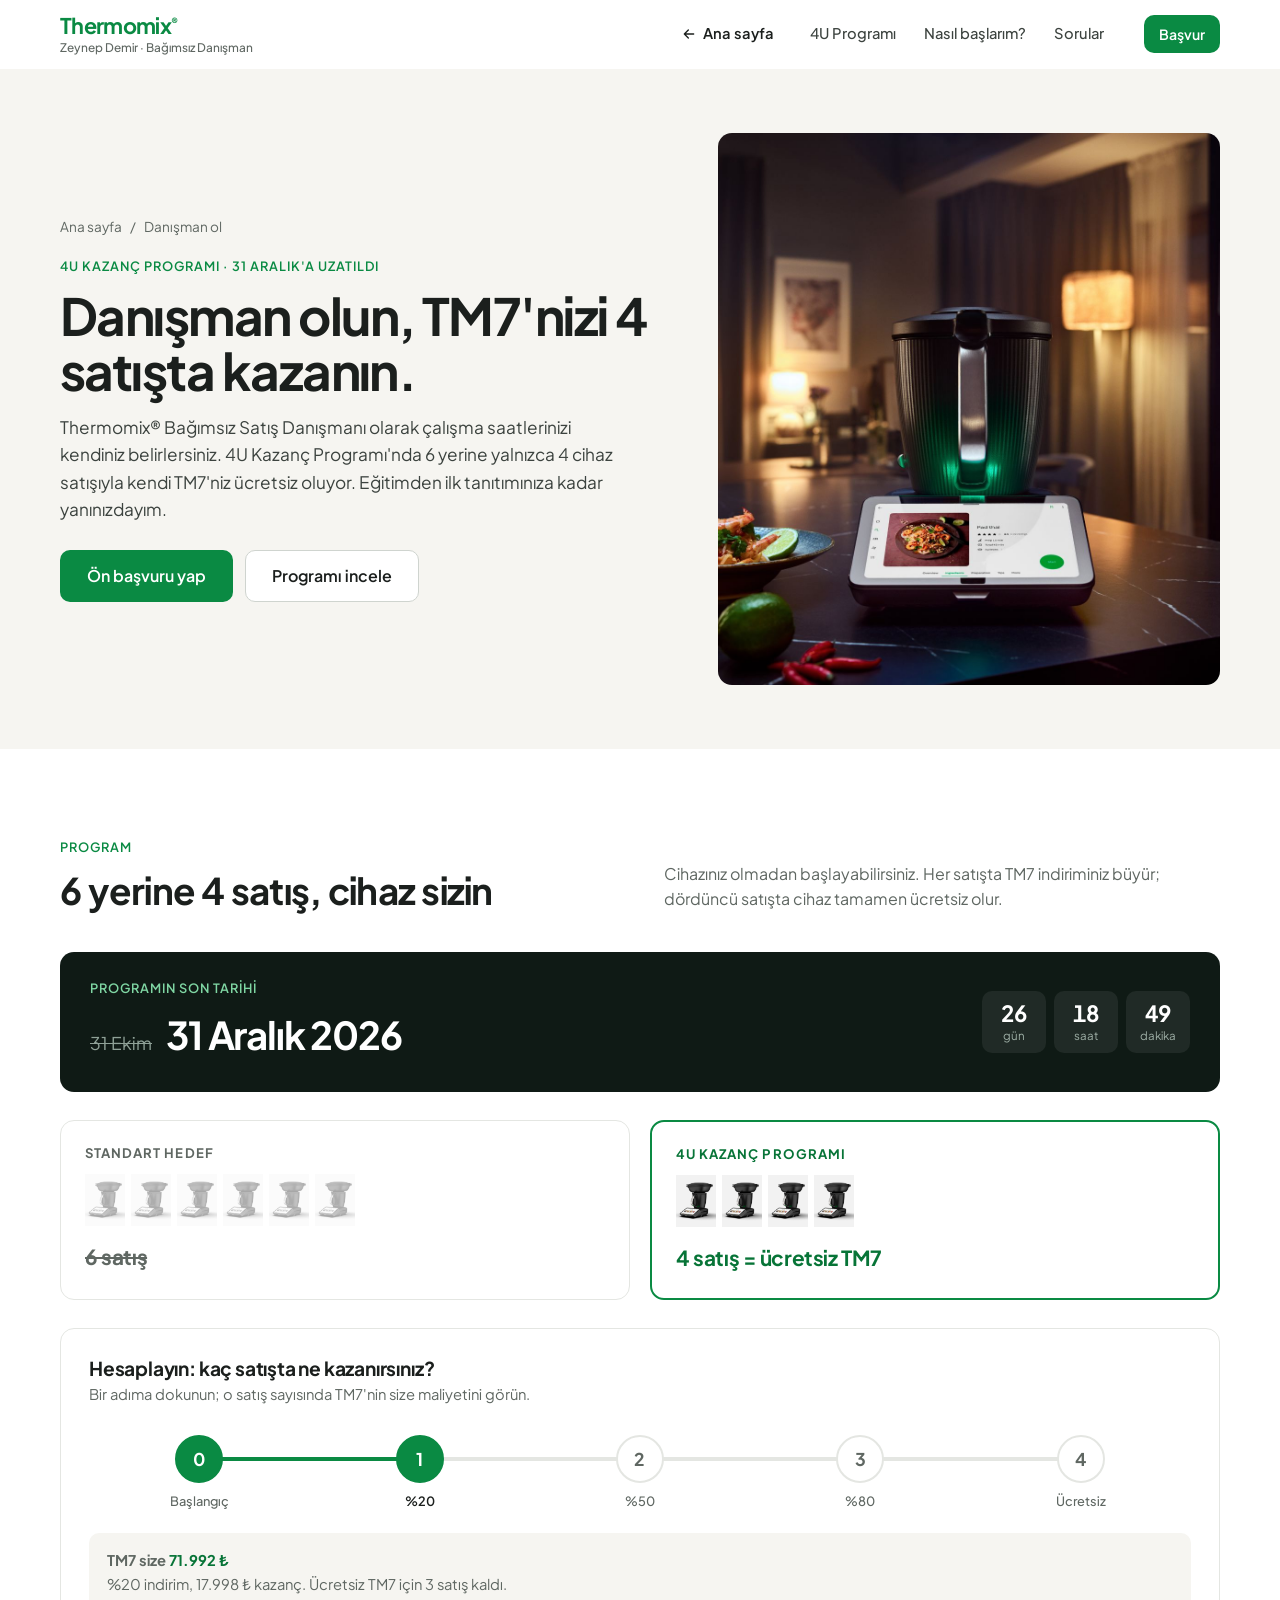
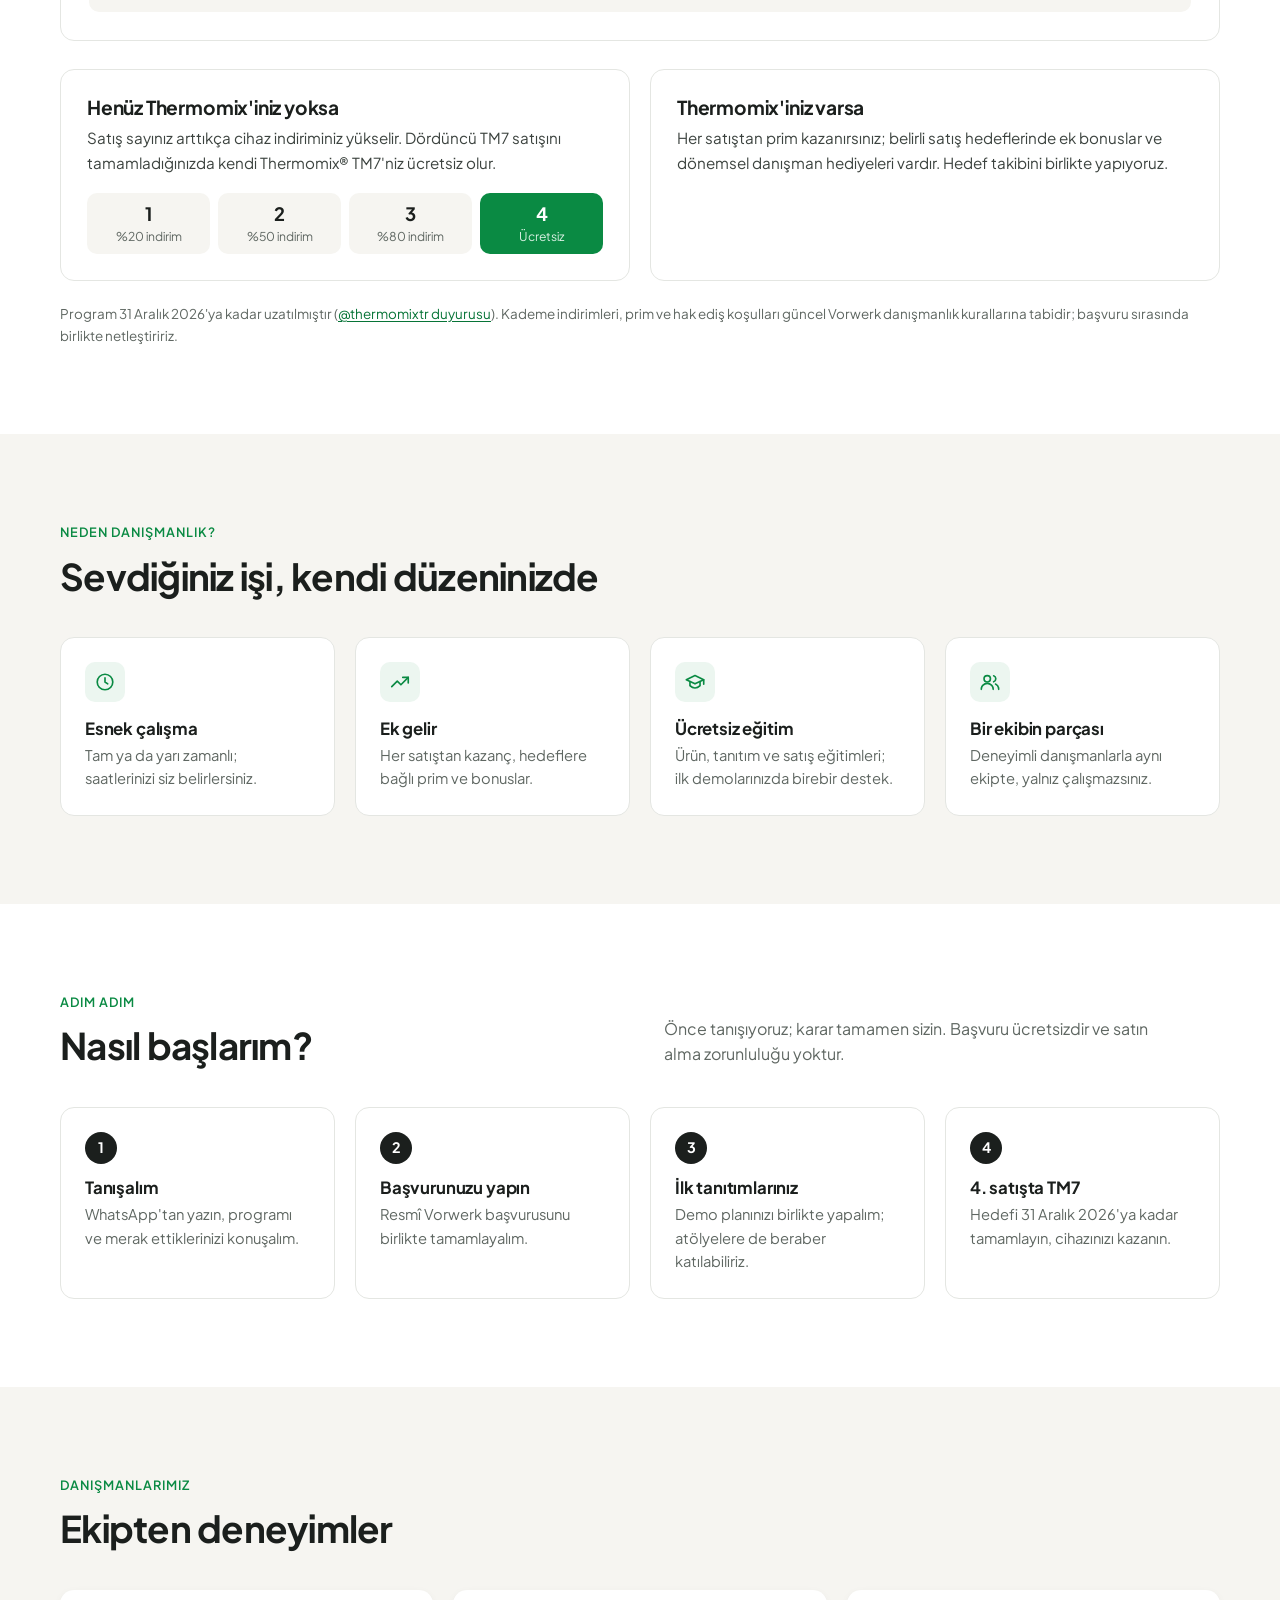
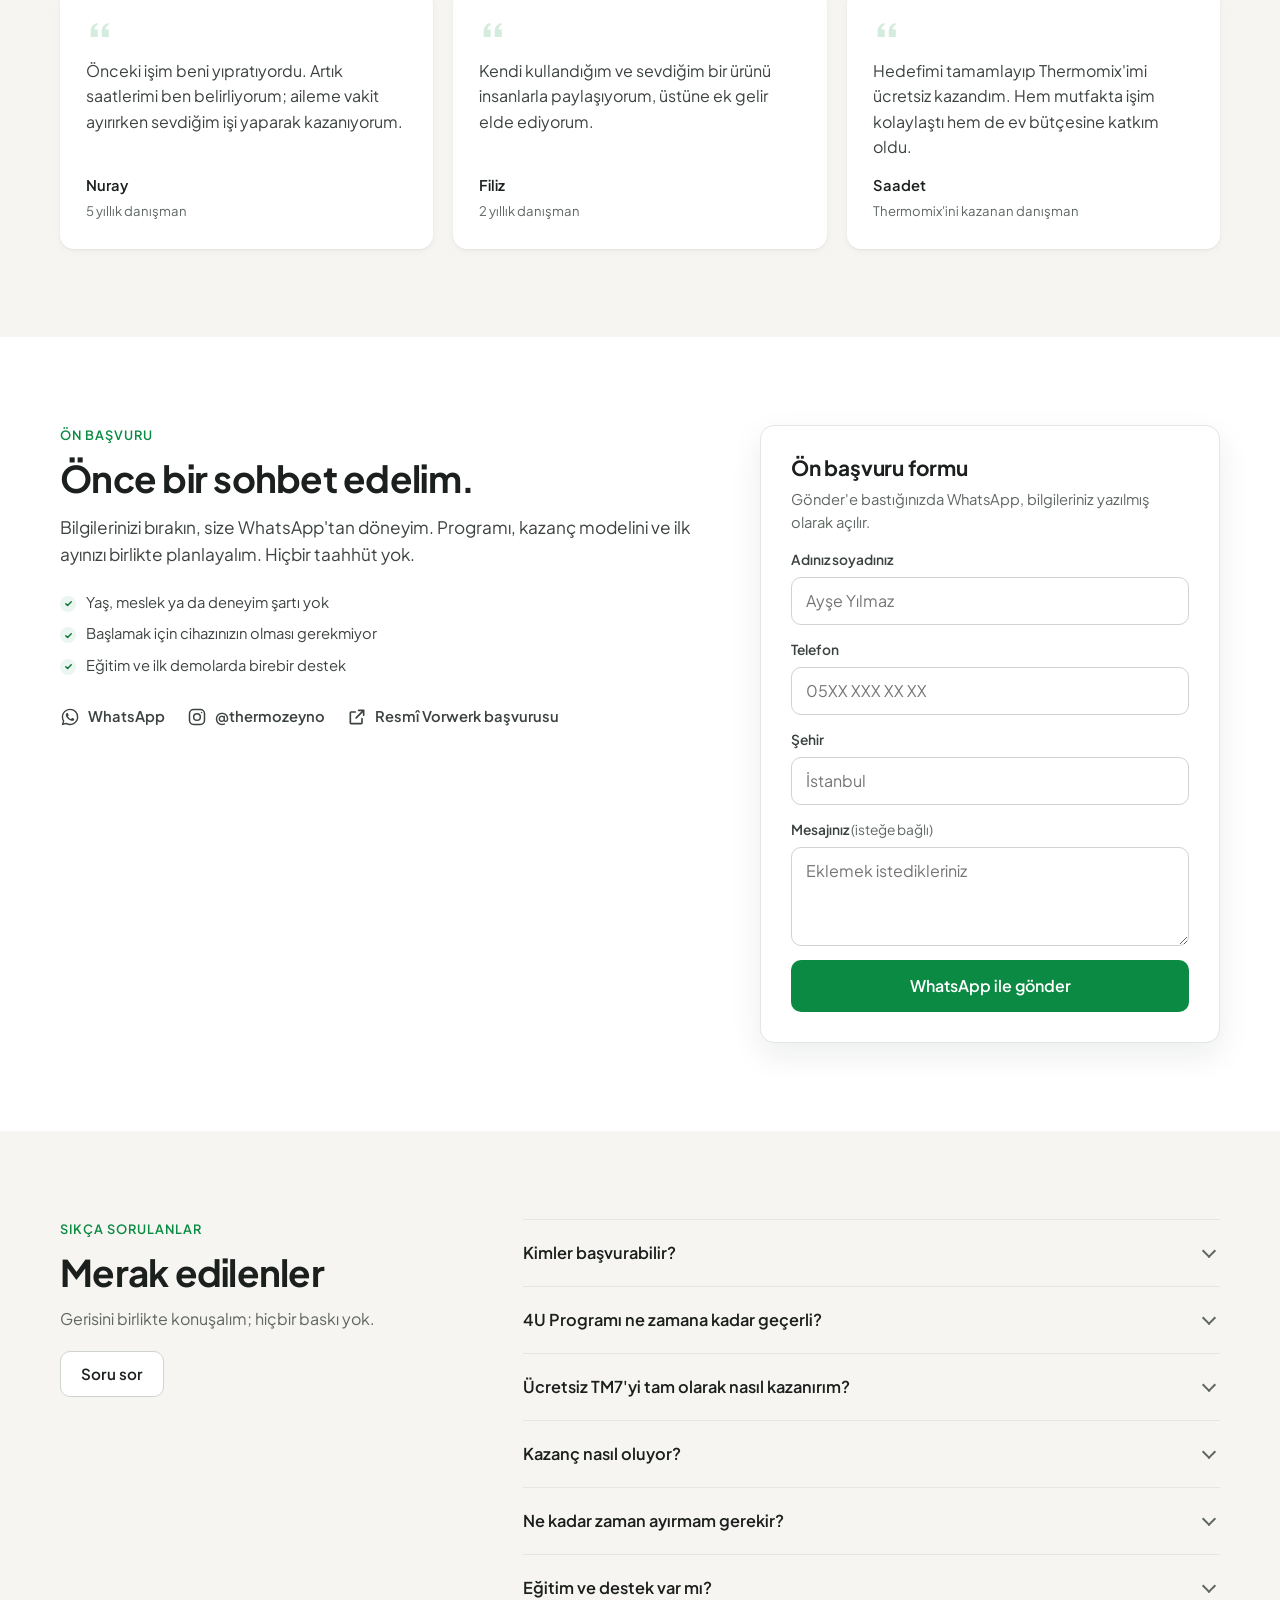
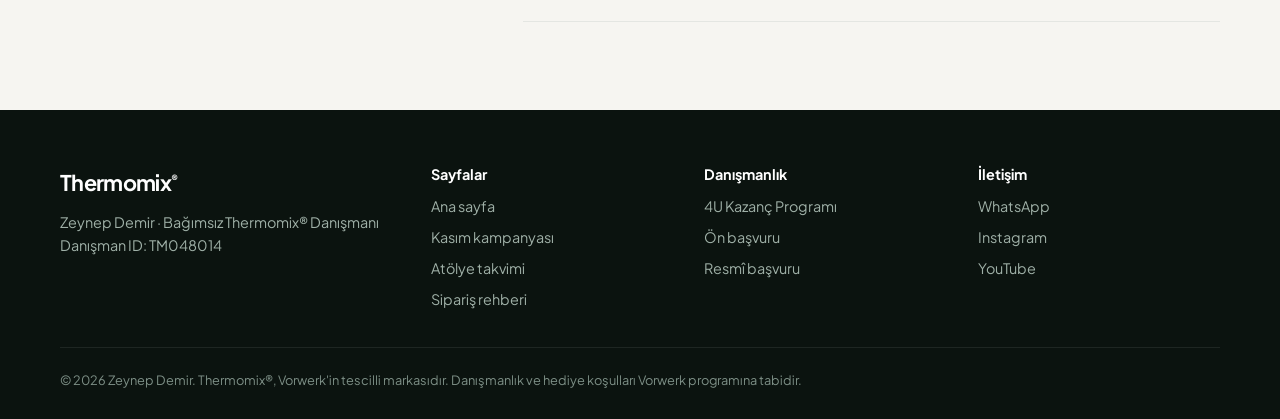
<file: danisman-ol.html>
<!DOCTYPE html>
<html lang="tr">
<head>
  <meta charset="UTF-8" />
  <meta name="viewport" content="width=device-width, initial-scale=1.0, viewport-fit=cover" />
  <title>Thermomix® Danışmanı Olun — 4U Kazanç Programı | Zeynep Demir</title>
  <meta name="description" content="4U Kazanç Programı 31 Aralık 2026'ya uzatıldı: Thermomix danışmanı olun, 6 yerine yalnızca 4 cihaz satışıyla kendi TM7'nizi ücretsiz kazanın. Esnek çalışın, ek gelir elde edin." />
  <meta name="robots" content="index, follow" />
  <meta name="theme-color" content="#0f1a15" />
  <link rel="canonical" href="https://thermozeyno.com/danisman-ol.html" />
  <meta property="og:type" content="website" />
  <meta property="og:locale" content="tr_TR" />
  <meta property="og:title" content="Thermomix® danışmanı olun — 4 satışta TM7'niz ücretsiz" />
  <meta property="og:description" content="4U Kazanç Programı 31 Aralık'a uzatıldı. Zeynep Demir'in ekibine katılın." />
  <meta property="og:image" content="https://thermozeyno.com/img/tm7-kitchen.jpg" />
  <link rel="icon" type="image/svg+xml" href="favicon.svg" />
  <link rel="apple-touch-icon" href="favicon.svg" />
  <link rel="preconnect" href="https://fonts.googleapis.com" />
  <link rel="preconnect" href="https://fonts.gstatic.com" crossorigin />
  <link rel="stylesheet" href="https://fonts.googleapis.com/css2?family=Plus+Jakarta+Sans:wght@400;500;600;700&display=swap" />
  <link rel="stylesheet" href="styles.css" />
</head>
<body>
  <a class="skip-link" href="#icerik">İçeriğe geç</a>

  <header class="site-header">
    <div class="container nav">
      <a href="index.html" class="brand" aria-label="Ana sayfa">
        <span class="brand-mark">Thermomix<sup>®</sup></span>
        <span class="brand-sub">Zeynep Demir · Bağımsız Danışman</span>
      </a>
      <nav class="nav-links" id="nav-links" aria-label="Ana menü">
        <a href="index.html" class="nav-home"><svg class="i"><use href="img/icons.svg#arrow-right"/></svg> Ana sayfa</a>
        <a href="#program">4U Programı</a>
        <a href="#nasil">Nasıl başlarım?</a>
        <a href="#sss">Sorular</a>
        <a href="#" class="nav-wa js-wa" data-msg="Merhaba Zeynep Hanım, Thermomix danışmanlığı ve 4U Kazanç Programı hakkında bilgi almak istiyorum.">
          <svg class="i"><use href="img/icons.svg#whatsapp"/></svg> WhatsApp'tan yazın</a>
      </nav>
      <div class="nav-actions">
        <a href="#basvuru" class="btn btn-primary btn-sm">Başvur</a>
        <button class="nav-toggle" type="button" aria-label="Menüyü aç" aria-expanded="false" aria-controls="nav-links">
          <svg class="i i-open"><use href="img/icons.svg#menu"/></svg>
          <svg class="i i-close"><use href="img/icons.svg#close"/></svg>
        </button>
      </div>
    </div>
  </header>

  <main id="icerik">
    <section class="page-hero">
      <div class="container page-hero-inner">
        <div>
          <nav class="crumbs" aria-label="Konum"><a href="index.html">Ana sayfa</a><span>/</span><span>Danışman ol</span></nav>
          <p class="eyebrow">4U Kazanç Programı · 31 Aralık'a uzatıldı</p>
          <h1>Danışman olun, TM7'nizi 4 satışta kazanın.</h1>
          <p class="text-lg">Thermomix® Bağımsız Satış Danışmanı olarak çalışma saatlerinizi kendiniz belirlersiniz. 4U Kazanç Programı'nda 6 yerine yalnızca 4 cihaz satışıyla kendi TM7'niz ücretsiz oluyor. Eğitimden ilk tanıtımınıza kadar yanınızdayım.</p>
          <div class="btn-row">
            <a href="#basvuru" class="btn btn-primary btn-lg">Ön başvuru yap</a>
            <a href="#program" class="btn btn-outline btn-lg">Programı incele</a>
          </div>
        </div>
        <div class="page-hero-media">
          <img src="img/tm7-kitchen.jpg" width="1200" height="1200" alt="Thermomix TM7 akşam ışığında mutfak tezgâhında" />
        </div>
      </div>
    </section>

    <!-- Program -->
    <section id="program" class="section">
      <div class="container">
        <div class="section-head">
          <div>
            <p class="eyebrow">Program</p>
            <h2>6 yerine 4 satış, cihaz sizin</h2>
          </div>
          <p>Cihazınız olmadan başlayabilirsiniz. Her satışta TM7 indiriminiz büyür; dördüncü satışta cihaz tamamen ücretsiz olur.</p>
        </div>

        <div class="deadline">
          <div>
            <p class="deadline-label">Programın son tarihi</p>
            <p class="deadline-dates"><s>31 Ekim</s><strong>31 Aralık 2026</strong></p>
          </div>
          <div class="deadline-count" id="deadline-count" aria-label="Kalan süre" hidden></div>
        </div>

        <div class="compare">
          <div class="compare-col">
            <h3>Standart hedef</h3>
            <div class="compare-devices" aria-hidden="true">
              <img src="img/tm7-side.png" alt="" /><img src="img/tm7-side.png" alt="" /><img src="img/tm7-side.png" alt="" /><img src="img/tm7-side.png" alt="" /><img src="img/tm7-side.png" alt="" /><img src="img/tm7-side.png" alt="" />
            </div>
            <p>6 satış</p>
          </div>
          <div class="compare-col is-win">
            <h3>4U Kazanç Programı</h3>
            <div class="compare-devices" aria-hidden="true">
              <img src="img/tm7-side.png" alt="" /><img src="img/tm7-side.png" alt="" /><img src="img/tm7-side.png" alt="" /><img src="img/tm7-side.png" alt="" />
            </div>
            <p>4 satış = ücretsiz TM7</p>
          </div>
        </div>

        <div class="goal">
          <div class="goal-head">
            <h3>Hesaplayın: kaç satışta ne kazanırsınız?</h3>
            <p>Bir adıma dokunun; o satış sayısında TM7'nin size maliyetini görün.</p>
          </div>
          <div class="goal-track">
            <div class="goal-bar"><div class="goal-fill" id="goal-fill"></div></div>
            <div class="goal-steps" id="goal-steps" role="group" aria-label="Satış sayısı"></div>
          </div>
          <div class="goal-result" id="goal-result" aria-live="polite"></div>
        </div>

        <div class="routes">
          <article class="route">
            <h3>Henüz Thermomix'iniz yoksa</h3>
            <p>Satış sayınız arttıkça cihaz indiriminiz yükselir. Dördüncü TM7 satışını tamamladığınızda kendi Thermomix® TM7'niz ücretsiz olur.</p>
            <ul class="milestones">
              <li><b>1</b><span>%20 indirim</span></li>
              <li><b>2</b><span>%50 indirim</span></li>
              <li><b>3</b><span>%80 indirim</span></li>
              <li><b>4</b><span>Ücretsiz</span></li>
            </ul>
          </article>
          <article class="route">
            <h3>Thermomix'iniz varsa</h3>
            <p>Her satıştan prim kazanırsınız; belirli satış hedeflerinde ek bonuslar ve dönemsel danışman hediyeleri vardır. Hedef takibini birlikte yapıyoruz.</p>
          </article>
        </div>
        <p class="note">Program 31 Aralık 2026'ya kadar uzatılmıştır (<a href="https://www.instagram.com/p/DfPihf2jgJn/" target="_blank" rel="noopener">@thermomixtr duyurusu</a>). Kademe indirimleri, prim ve hak ediş koşulları güncel Vorwerk danışmanlık kurallarına tabidir; başvuru sırasında birlikte netleştiririz.</p>
      </div>
    </section>

    <!-- Neden -->
    <section class="section section-muted">
      <div class="container">
        <div class="section-head">
          <div>
            <p class="eyebrow">Neden danışmanlık?</p>
            <h2>Sevdiğiniz işi, kendi düzeninizde</h2>
          </div>
        </div>
        <div class="cards-4">
          <div class="card"><svg class="i"><use href="img/icons.svg#clock"/></svg><h3>Esnek çalışma</h3><p>Tam ya da yarı zamanlı; saatlerinizi siz belirlersiniz.</p></div>
          <div class="card"><svg class="i"><use href="img/icons.svg#trend"/></svg><h3>Ek gelir</h3><p>Her satıştan kazanç, hedeflere bağlı prim ve bonuslar.</p></div>
          <div class="card"><svg class="i"><use href="img/icons.svg#cap"/></svg><h3>Ücretsiz eğitim</h3><p>Ürün, tanıtım ve satış eğitimleri; ilk demolarınızda birebir destek.</p></div>
          <div class="card"><svg class="i"><use href="img/icons.svg#users"/></svg><h3>Bir ekibin parçası</h3><p>Deneyimli danışmanlarla aynı ekipte, yalnız çalışmazsınız.</p></div>
        </div>
      </div>
    </section>

    <!-- Nasıl başlarım -->
    <section id="nasil" class="section">
      <div class="container">
        <div class="section-head">
          <div>
            <p class="eyebrow">Adım adım</p>
            <h2>Nasıl başlarım?</h2>
          </div>
          <p>Önce tanışıyoruz; karar tamamen sizin. Başvuru ücretsizdir ve satın alma zorunluluğu yoktur.</p>
        </div>
        <div class="cards-4">
          <div class="card"><span class="step-num">1</span><h3>Tanışalım</h3><p>WhatsApp'tan yazın, programı ve merak ettiklerinizi konuşalım.</p></div>
          <div class="card"><span class="step-num">2</span><h3>Başvurunuzu yapın</h3><p>Resmî Vorwerk başvurusunu birlikte tamamlayalım.</p></div>
          <div class="card"><span class="step-num">3</span><h3>İlk tanıtımlarınız</h3><p>Demo planınızı birlikte yapalım; atölyelere de beraber katılabiliriz.</p></div>
          <div class="card"><span class="step-num">4</span><h3>4. satışta TM7</h3><p>Hedefi 31 Aralık 2026'ya kadar tamamlayın, cihazınızı kazanın.</p></div>
        </div>
      </div>
    </section>

    <!-- Danışman yorumları -->
    <section class="section section-muted">
      <div class="container">
        <div class="section-head">
          <div>
            <p class="eyebrow">Danışmanlarımız</p>
            <h2>Ekipten deneyimler</h2>
          </div>
        </div>
        <div class="quotes">
          <figure class="quote"><svg class="i"><use href="img/icons.svg#quote"/></svg><blockquote>Önceki işim beni yıpratıyordu. Artık saatlerimi ben belirliyorum; aileme vakit ayırırken sevdiğim işi yaparak kazanıyorum.</blockquote><figcaption><strong>Nuray</strong><span>5 yıllık danışman</span></figcaption></figure>
          <figure class="quote"><svg class="i"><use href="img/icons.svg#quote"/></svg><blockquote>Kendi kullandığım ve sevdiğim bir ürünü insanlarla paylaşıyorum, üstüne ek gelir elde ediyorum.</blockquote><figcaption><strong>Filiz</strong><span>2 yıllık danışman</span></figcaption></figure>
          <figure class="quote"><svg class="i"><use href="img/icons.svg#quote"/></svg><blockquote>Hedefimi tamamlayıp Thermomix'imi ücretsiz kazandım. Hem mutfakta işim kolaylaştı hem de ev bütçesine katkım oldu.</blockquote><figcaption><strong>Saadet</strong><span>Thermomix'ini kazanan danışman</span></figcaption></figure>
        </div>
      </div>
    </section>

    <!-- Başvuru -->
    <section id="basvuru" class="section">
      <div class="container contact">
        <div class="contact-intro">
          <p class="eyebrow">Ön başvuru</p>
          <h2>Önce bir sohbet edelim.</h2>
          <p class="text-lg">Bilgilerinizi bırakın, size WhatsApp'tan döneyim. Programı, kazanç modelini ve ilk ayınızı birlikte planlayalım. Hiçbir taahhüt yok.</p>
          <ul class="check-list">
            <li>Yaş, meslek ya da deneyim şartı yok</li>
            <li>Başlamak için cihazınızın olması gerekmiyor</li>
            <li>Eğitim ve ilk demolarda birebir destek</li>
          </ul>
          <div class="social">
            <a href="#" class="js-wa" data-msg="Merhaba Zeynep Hanım, Thermomix danışmanlığı ve 4U Kazanç Programı hakkında bilgi almak istiyorum."><svg class="i"><use href="img/icons.svg#whatsapp"/></svg> WhatsApp</a>
            <a href="#" class="js-ig"><svg class="i"><use href="img/icons.svg#instagram"/></svg> @thermozeyno</a>
            <a href="https://thermomix.vorwerk.com.tr/pages/join-us" id="career-apply" target="_blank" rel="noopener"><svg class="i"><use href="img/icons.svg#external"/></svg> Resmî Vorwerk başvurusu</a>
          </div>
        </div>

        <form class="form-card" id="apply-form" novalidate>
          <h3>Ön başvuru formu</h3>
          <p>Gönder'e bastığınızda WhatsApp, bilgileriniz yazılmış olarak açılır.</p>
          <label class="field"><span>Adınız soyadınız</span><input type="text" name="ad" autocomplete="name" required placeholder="Ayşe Yılmaz" /></label>
          <label class="field"><span>Telefon</span><input type="tel" name="tel" autocomplete="tel" inputmode="tel" required placeholder="05XX XXX XX XX" /></label>
          <label class="field"><span>Şehir</span><input type="text" name="sehir" autocomplete="address-level2" placeholder="İstanbul" /></label>
          <label class="field"><span>Mesajınız <em>(isteğe bağlı)</em></span><textarea name="mesaj" rows="3" placeholder="Eklemek istedikleriniz"></textarea></label>
          <p class="form-error" id="apply-error" role="alert" hidden></p>
          <button type="submit" class="btn btn-primary btn-lg btn-block">WhatsApp ile gönder</button>
        </form>
      </div>
    </section>

    <!-- SSS -->
    <section id="sss" class="section section-muted">
      <div class="container faq-layout">
        <div>
          <p class="eyebrow">Sıkça sorulanlar</p>
          <h2>Merak edilenler</h2>
          <p>Gerisini birlikte konuşalım; hiçbir baskı yok.</p>
          <a href="#" class="btn btn-outline js-wa" data-msg="Merhaba Zeynep Hanım, danışmanlıkla ilgili bir sorum var.">Soru sor</a>
        </div>
        <div class="faq-list">
          <details class="faq"><summary>Kimler başvurabilir?</summary><p>Mutfağı ve insanlarla iletişimi seven herkes. Belirli bir yaş, meslek ya da deneyim şartı yoktur; ev hanımı, çalışan ya da öğrenci olmanız fark etmez.</p></details>
          <details class="faq"><summary>4U Programı ne zamana kadar geçerli?</summary><p>Programın son tarihi 31 Ekim'di; Vorwerk Türkiye bunu 31 Aralık 2026'ya uzattı. Dört satış hedefini yıl sonuna kadar tamamlamanız yeterli.</p></details>
          <details class="faq"><summary>Ücretsiz TM7'yi tam olarak nasıl kazanırım?</summary><p>1 TM7 satışında %20, 2 satışta %50, 3 satışta %80 indirim kazanırsınız; 4. satışı tamamladığınızda cihaz ücretsiz olur. Güncel hak ediş koşullarını başvuru sırasında birlikte netleştiririz.</p></details>
          <details class="faq"><summary>Kazanç nasıl oluyor?</summary><p>Yaptığınız her satıştan kazanç elde edersiniz; ayrıca hedeflere bağlı prim ve bonuslar vardır. Ne kadar zaman ayırırsanız kazancınız o kadar artar.</p></details>
          <details class="faq"><summary>Ne kadar zaman ayırmam gerekir?</summary><p>Tamamen size bağlı. Tam ya da yarı zamanlı çalışabilir, tanıtım günlerini kendi programınıza göre planlayabilirsiniz.</p></details>
          <details class="faq"><summary>Eğitim ve destek var mı?</summary><p>Evet. Sıfırdan başlasanız bile ürün ve tanıtım eğitimleri alırsınız; ilk demolarınızda ve sipariş süreçlerinde birebir yanınızdayım.</p></details>
        </div>
      </div>
    </section>
  </main>

  <footer class="site-footer">
    <div class="container footer-grid">
      <div class="footer-brand">
        <span class="brand-mark">Thermomix<sup>®</sup></span>
        <p>Zeynep Demir · Bağımsız Thermomix® Danışmanı<br />Danışman ID: <span class="js-advisor-id">TM048014</span></p>
      </div>
      <div>
        <h4>Sayfalar</h4>
        <ul>
          <li><a href="index.html">Ana sayfa</a></li>
          <li><a href="index.html#kampanya">Kasım kampanyası</a></li>
          <li><a href="index.html#atolyeler">Atölye takvimi</a></li>
          <li><a href="siparis-adimlari.html">Sipariş rehberi</a></li>
        </ul>
      </div>
      <div>
        <h4>Danışmanlık</h4>
        <ul>
          <li><a href="#program">4U Kazanç Programı</a></li>
          <li><a href="#basvuru">Ön başvuru</a></li>
          <li><a href="https://thermomix.vorwerk.com.tr/pages/join-us" target="_blank" rel="noopener">Resmî başvuru</a></li>
        </ul>
      </div>
      <div>
        <h4>İletişim</h4>
        <ul>
          <li><a href="#" class="js-wa">WhatsApp</a></li>
          <li><a href="#" class="js-ig">Instagram</a></li>
          <li><a href="#" class="js-yt">YouTube</a></li>
        </ul>
      </div>
    </div>
    <div class="container footer-bottom">
      <p>© <span class="js-year">2026</span> Zeynep Demir. Thermomix®, Vorwerk'in tescilli markasıdır. Danışmanlık ve hediye koşulları Vorwerk programına tabidir.</p>
    </div>
  </footer>

  <div class="mbar" aria-label="Hızlı işlemler">
    <a href="#" class="btn btn-wa js-wa" data-msg="Merhaba Zeynep Hanım, Thermomix danışmanlığı ve 4U Kazanç Programı hakkında bilgi almak istiyorum."><svg class="i"><use href="img/icons.svg#whatsapp"/></svg> WhatsApp</a>
    <a href="#basvuru" class="btn btn-primary">Ön başvuru yap</a>
  </div>
  <a href="#" class="wa-float js-wa" data-msg="Merhaba Zeynep Hanım, Thermomix danışmanlığı hakkında bilgi almak istiyorum." aria-label="WhatsApp'tan yazın"><svg class="i"><use href="img/icons.svg#whatsapp"/></svg></a>

  <script src="config.js"></script>
  <script src="analytics.js"></script>
  <script src="script.js"></script>
  <script>
    (function () {
      var cfg = window.THERMOMIX_CONFIG || {};
      var prog = cfg.consultantProgram || {};
      var price = prog.devicePrice || 89990;
      var tl = function (n) { return Math.round(n).toLocaleString("tr-TR") + " ₺"; };

      /* Resmî başvuru bağlantısı */
      var ca = document.getElementById("career-apply");
      if (ca && cfg.careerApplyUrl) ca.href = cfg.careerApplyUrl;

      /* Son tarihe geri sayım */
      var cd = document.getElementById("deadline-count");
      var end = prog.deadline ? new Date(prog.deadline).getTime() : NaN;
      if (cd && !isNaN(end)) {
        var pad = function (v) { return v < 10 ? "0" + v : String(v); };
        var tick = function () {
          var left = end - Date.now();
          if (left <= 0) { cd.hidden = true; return; }
          cd.innerHTML =
            "<span><b>" + Math.floor(left / 86400000) + "</b><i>gün</i></span>" +
            "<span><b>" + pad(Math.floor(left / 3600000) % 24) + "</b><i>saat</i></span>" +
            "<span><b>" + pad(Math.floor(left / 60000) % 60) + "</b><i>dakika</i></span>";
          cd.hidden = false;
        };
        tick();
        setInterval(tick, 30000);
      }

      /* Hedef hesaplayıcı */
      var tiers = cfg.consultantTiers || [];
      var steps = document.getElementById("goal-steps");
      var fill = document.getElementById("goal-fill");
      var res = document.getElementById("goal-result");
      if (steps && res && tiers.length) {
        var max = tiers[tiers.length - 1].count;
        var levels = [{ count: 0 }].concat(tiers);
        steps.innerHTML = levels.map(function (t) {
          var label = t.count === 0 ? "Başlangıç" : (t.free ? "Ücretsiz" : String(t.reward).replace(" indirim", ""));
          return '<button type="button" class="goal-step" data-count="' + t.count + '" aria-pressed="false"><b>' + t.count + "</b><small>" + label + "</small></button>";
        }).join("");
        var show = function (count) {
          var tier = null;
          tiers.forEach(function (t) { if (t.count === count) tier = t; });
          var pct = tier ? (tier.free ? 100 : parseInt(String(tier.reward).replace(/\D/g, ""), 10) || 0) : 0;
          var pay = price * (100 - pct) / 100;
          Array.prototype.forEach.call(steps.children, function (b) {
            var c = parseInt(b.getAttribute("data-count"), 10);
            b.classList.toggle("done", c <= count);
            b.classList.toggle("active", c === count);
            b.setAttribute("aria-pressed", c === count ? "true" : "false");
          });
          fill.style.width = (count / max * 100) + "%";
          res.className = "goal-result" + (pct === 100 ? " goal-result-win" : "");
          res.innerHTML = pct === 100
            ? '<p class="goal-big">TM7 sizin: <strong>ücretsiz</strong></p><p>' + count + " satışla " + tl(price) + " değerindeki Thermomix® TM7'yi ödeme yapmadan kazanırsınız.</p>"
            : '<p class="goal-big">' + (pct ? "TM7 size <strong>" + tl(pay) + "</strong>" : "İlk satışla indiriminiz başlar") + "</p>" +
              "<p>" + (pct ? "%" + pct + " indirim, " + tl(price - pay) + " kazanç. " : "Liste fiyatı " + tl(price) + ". ") +
              "Ücretsiz TM7 için " + (max - count) + " satış kaldı.</p>";
        };
        steps.addEventListener("click", function (e) {
          var b = e.target.closest(".goal-step");
          if (b) show(parseInt(b.getAttribute("data-count"), 10));
        });
        show(1);
      }

      /* Ön başvuru → WhatsApp */
      var form = document.getElementById("apply-form");
      var err = document.getElementById("apply-error");
      var num = String(cfg.whatsappNumber || "").replace(/\D/g, "");
      if (form) form.addEventListener("submit", function (e) {
        e.preventDefault();
        var d = new FormData(form);
        var ad = String(d.get("ad") || "").trim();
        var tel = String(d.get("tel") || "").trim();
        var problem = ad.length < 2 ? "Lütfen adınızı yazın." : tel.replace(/\D/g, "").length < 10 ? "Lütfen geçerli bir telefon numarası yazın." : "";
        if (problem) { err.textContent = problem; err.hidden = false; return; }
        err.hidden = true;
        if (!num) return;
        var text = "Merhaba Zeynep Hanım, Thermomix danışmanı olmak istiyorum.\nAd Soyad: " + ad + "\nTelefon: " + tel +
          (d.get("sehir") ? "\nŞehir: " + d.get("sehir") : "") + (d.get("mesaj") ? "\nMesaj: " + d.get("mesaj") : "");
        window.open("https://wa.me/" + num + "?text=" + encodeURIComponent(text), "_blank", "noopener");
      });
    })();
  </script>
  <script src="protect.js"></script>
</body>
</html>
</file>
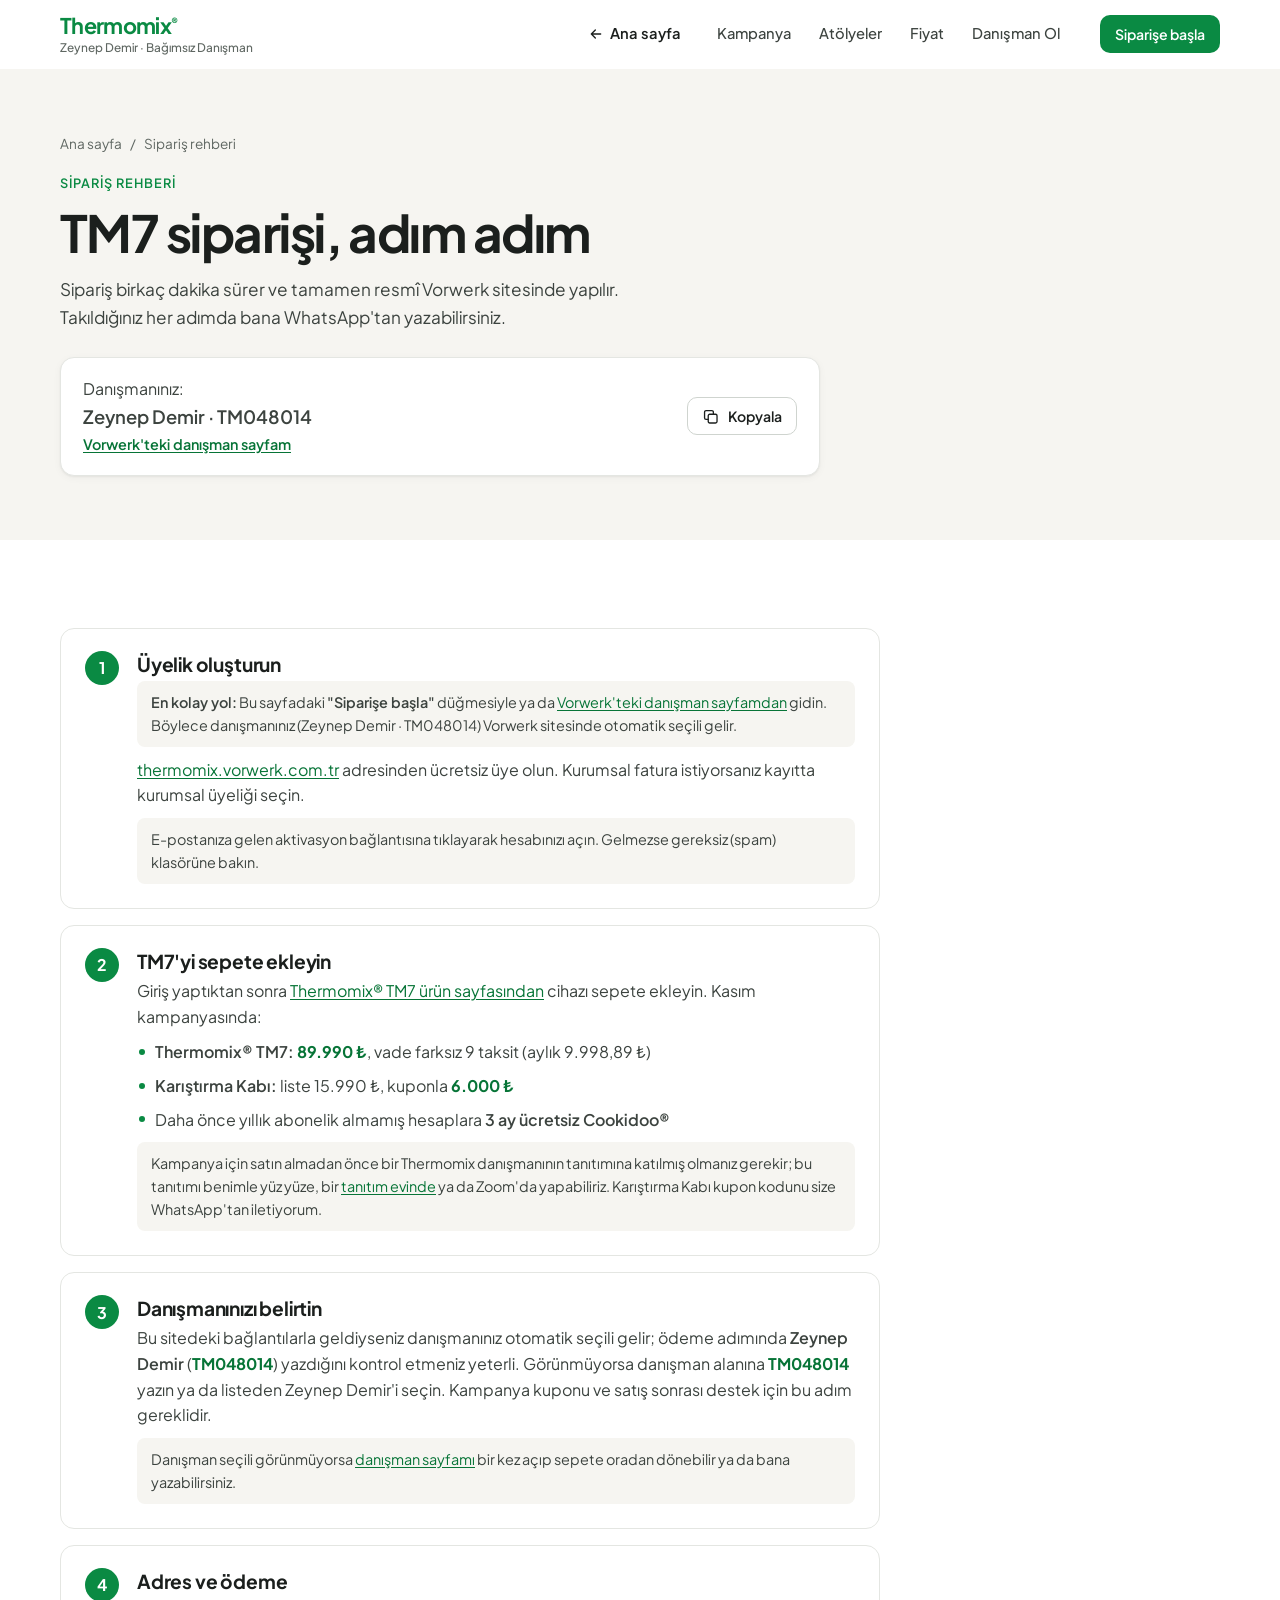
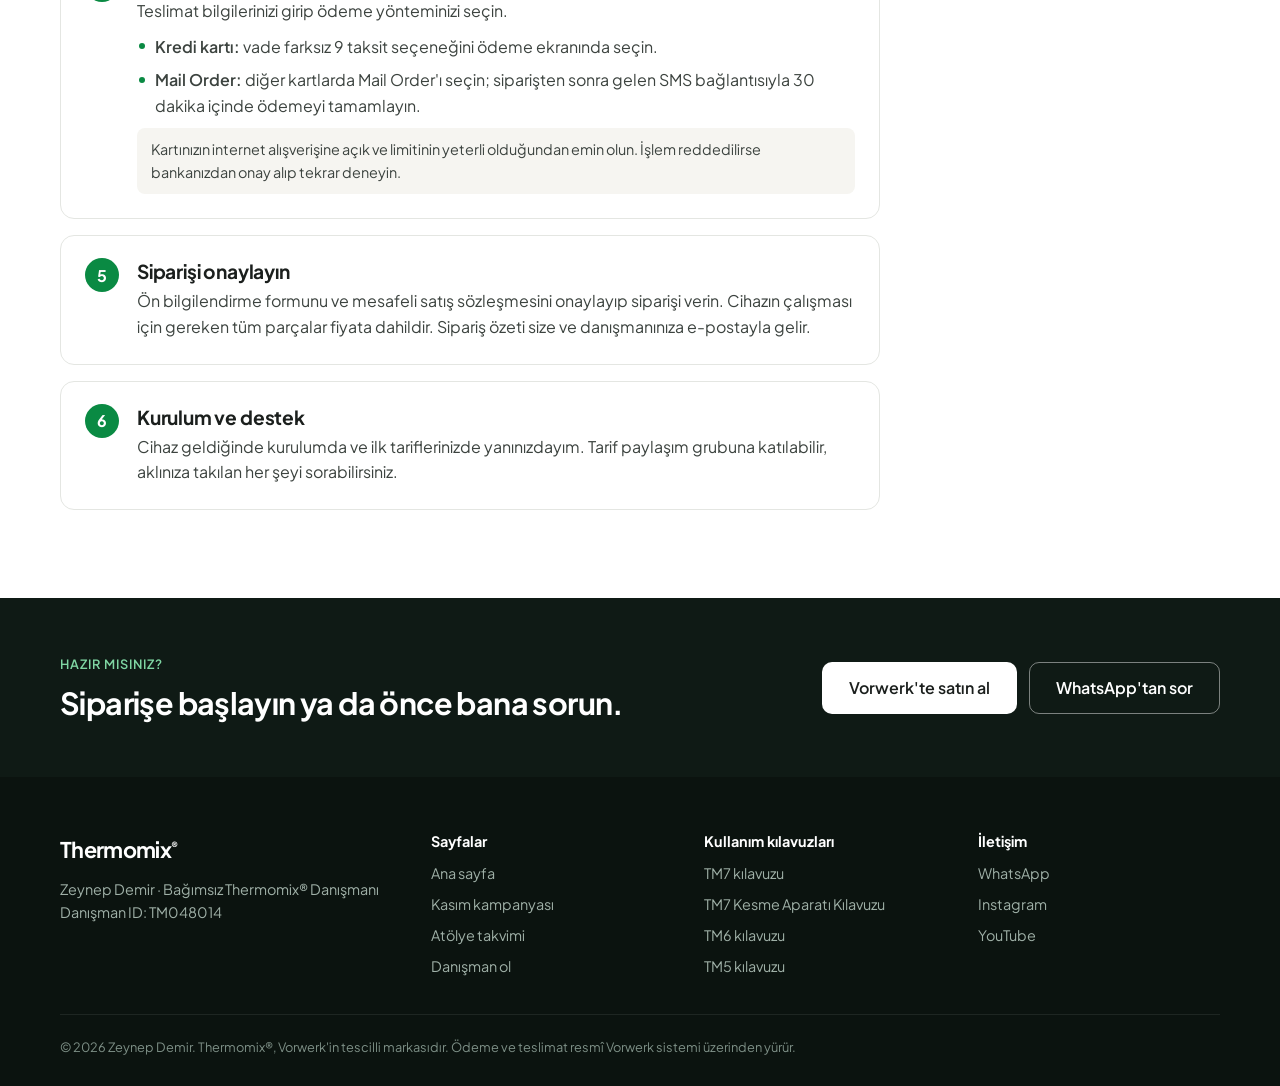
<file: siparis-adimlari.html>
<!DOCTYPE html>
<html lang="tr">
<head>
  <meta charset="UTF-8" />
  <meta name="viewport" content="width=device-width, initial-scale=1.0, viewport-fit=cover" />
  <title>Thermomix® TM7 Nasıl Sipariş Verilir? | Zeynep Demir</title>
  <meta name="description" content="Thermomix TM7 siparişi adım adım: üyelik, sepete ekleme, danışman ID (TM048014), taksit ve ödeme seçenekleri, onay ve kurulum desteği." />
  <meta name="robots" content="index, follow" />
  <meta name="theme-color" content="#0f1a15" />
  <link rel="canonical" href="https://thermozeyno.com/siparis-adimlari.html" />
  <link rel="icon" type="image/svg+xml" href="favicon.svg" />
  <link rel="apple-touch-icon" href="favicon.svg" />
  <link rel="preconnect" href="https://fonts.googleapis.com" />
  <link rel="preconnect" href="https://fonts.gstatic.com" crossorigin />
  <link rel="stylesheet" href="https://fonts.googleapis.com/css2?family=Plus+Jakarta+Sans:wght@400;500;600;700&display=swap" />
  <link rel="stylesheet" href="styles.css" />
</head>
<body>
  <a class="skip-link" href="#icerik">İçeriğe geç</a>

  <header class="site-header">
    <div class="container nav">
      <a href="index.html" class="brand" aria-label="Ana sayfa">
        <span class="brand-mark">Thermomix<sup>®</sup></span>
        <span class="brand-sub">Zeynep Demir · Bağımsız Danışman</span>
      </a>
      <nav class="nav-links" id="nav-links" aria-label="Ana menü">
        <a href="index.html" class="nav-home"><svg class="i"><use href="img/icons.svg#arrow-right"/></svg> Ana sayfa</a>
        <a href="index.html#kampanya">Kampanya</a>
        <a href="index.html#atolyeler">Atölyeler</a>
        <a href="index.html#satin-al">Fiyat</a>
        <a href="danisman-ol.html">Danışman Ol</a>
        <a href="#" class="nav-wa js-wa" data-msg="Merhaba Zeynep Hanım, TM7 siparişi konusunda yardım istiyorum."><svg class="i"><use href="img/icons.svg#whatsapp"/></svg> WhatsApp'tan yazın</a>
      </nav>
      <div class="nav-actions">
        <a href="#" class="btn btn-primary btn-sm js-buy" target="_blank" rel="noopener">Siparişe başla</a>
        <button class="nav-toggle" type="button" aria-label="Menüyü aç" aria-expanded="false" aria-controls="nav-links">
          <svg class="i i-open"><use href="img/icons.svg#menu"/></svg>
          <svg class="i i-close"><use href="img/icons.svg#close"/></svg>
        </button>
      </div>
    </div>
  </header>

  <main id="icerik">
    <section class="page-hero">
      <div class="container page-hero-inner single">
        <div>
          <nav class="crumbs" aria-label="Konum"><a href="index.html">Ana sayfa</a><span>/</span><span>Sipariş rehberi</span></nav>
          <p class="eyebrow">Sipariş rehberi</p>
          <h1>TM7 siparişi, adım adım</h1>
          <p class="text-lg">Sipariş birkaç dakika sürer ve tamamen resmî Vorwerk sitesinde yapılır. Takıldığınız her adımda bana WhatsApp'tan yazabilirsiniz.</p>
          <div class="key-box">
            <p>Danışmanınız:<br /><strong><span class="js-advisor-name">Zeynep Demir</span> · <span class="js-advisor-id">TM048014</span></strong><br /><a href="#" class="js-store" target="_blank" rel="noopener">Vorwerk'teki danışman sayfam</a></p>
            <button type="button" class="btn btn-outline btn-sm js-copy-id"><svg class="i"><use href="img/icons.svg#copy"/></svg> <span>Kopyala</span></button>
          </div>
        </div>
      </div>
    </section>

    <section class="section">
      <div class="container">
        <ol class="order-steps">
          <li>
            <h3>Üyelik oluşturun</h3>
            <p class="tip"><strong>En kolay yol:</strong> Bu sayfadaki <strong>"Siparişe başla"</strong> düğmesiyle ya da <a href="#" class="js-store" target="_blank" rel="noopener">Vorwerk'teki danışman sayfamdan</a> gidin. Böylece danışmanınız (Zeynep Demir · TM048014) Vorwerk sitesinde otomatik seçili gelir.</p>
            <p><a href="https://thermomix.vorwerk.com.tr" target="_blank" rel="noopener">thermomix.vorwerk.com.tr</a> adresinden ücretsiz üye olun. Kurumsal fatura istiyorsanız kayıtta kurumsal üyeliği seçin.</p>
            <p class="tip">E-postanıza gelen aktivasyon bağlantısına tıklayarak hesabınızı açın. Gelmezse gereksiz (spam) klasörüne bakın.</p>
          </li>
          <li>
            <h3>TM7'yi sepete ekleyin</h3>
            <p>Giriş yaptıktan sonra <a href="#" class="js-buy" target="_blank" rel="noopener">Thermomix® TM7 ürün sayfasından</a> cihazı sepete ekleyin. Kasım kampanyasında:</p>
            <ul class="pay-list">
              <li><strong>Thermomix® TM7:</strong> <span class="hl">89.990 ₺</span>, vade farksız 9 taksit (aylık 9.998,89 ₺)</li>
              <li><strong>Karıştırma Kabı:</strong> liste 15.990 ₺, kuponla <span class="hl">6.000 ₺</span></li>
              <li>Daha önce yıllık abonelik almamış hesaplara <strong>3 ay ücretsiz Cookidoo®</strong></li>
            </ul>
            <p class="tip">Kampanya için satın almadan önce bir Thermomix danışmanının tanıtımına katılmış olmanız gerekir; bu tanıtımı benimle yüz yüze, bir <a href="index.html#tanitim-evleri">tanıtım evinde</a> ya da Zoom'da yapabiliriz. Karıştırma Kabı kupon kodunu size WhatsApp'tan iletiyorum.</p>
          </li>
          <li>
            <h3>Danışmanınızı belirtin</h3>
            <p>Bu sitedeki bağlantılarla geldiyseniz danışmanınız otomatik seçili gelir; ödeme adımında <strong>Zeynep Demir</strong> (<span class="hl js-advisor-id">TM048014</span>) yazdığını kontrol etmeniz yeterli. Görünmüyorsa danışman alanına <span class="hl js-advisor-id">TM048014</span> yazın ya da listeden Zeynep Demir'i seçin. Kampanya kuponu ve satış sonrası destek için bu adım gereklidir.</p>
            <p class="tip">Danışman seçili görünmüyorsa <a href="#" class="js-store" target="_blank" rel="noopener">danışman sayfamı</a> bir kez açıp sepete oradan dönebilir ya da bana yazabilirsiniz.</p>
          </li>
          <li>
            <h3>Adres ve ödeme</h3>
            <p>Teslimat bilgilerinizi girip ödeme yönteminizi seçin.</p>
            <ul class="pay-list">
              <li><strong>Kredi kartı:</strong> vade farksız 9 taksit seçeneğini ödeme ekranında seçin.</li>
              <li><strong>Mail Order:</strong> diğer kartlarda Mail Order'ı seçin; siparişten sonra gelen SMS bağlantısıyla 30 dakika içinde ödemeyi tamamlayın.</li>
            </ul>
            <p class="tip">Kartınızın internet alışverişine açık ve limitinin yeterli olduğundan emin olun. İşlem reddedilirse bankanızdan onay alıp tekrar deneyin.</p>
          </li>
          <li>
            <h3>Siparişi onaylayın</h3>
            <p>Ön bilgilendirme formunu ve mesafeli satış sözleşmesini onaylayıp siparişi verin. Cihazın çalışması için gereken tüm parçalar fiyata dahildir. Sipariş özeti size ve danışmanınıza e-postayla gelir.</p>
          </li>
          <li>
            <h3>Kurulum ve destek</h3>
            <p>Cihaz geldiğinde kurulumda ve ilk tariflerinizde yanınızdayım. Tarif paylaşım grubuna katılabilir, aklınıza takılan her şeyi sorabilirsiniz.</p>
          </li>
        </ol>
      </div>
    </section>

    <section class="join">
      <div class="container join-inner">
        <div>
          <p class="eyebrow eyebrow-light">Hazır mısınız?</p>
          <h2>Siparişe başlayın ya da önce bana sorun.</h2>
        </div>
        <div class="btn-row">
          <a href="#" class="btn btn-light btn-lg js-buy" target="_blank" rel="noopener">Vorwerk'te satın al</a>
          <a href="#" class="btn btn-outline-light btn-lg js-wa" data-msg="Merhaba Zeynep Hanım, TM7 siparişi konusunda yardım istiyorum.">WhatsApp'tan sor</a>
        </div>
      </div>
    </section>
  </main>

  <footer class="site-footer">
    <div class="container footer-grid">
      <div class="footer-brand">
        <span class="brand-mark">Thermomix<sup>®</sup></span>
        <p>Zeynep Demir · Bağımsız Thermomix® Danışmanı<br />Danışman ID: <span class="js-advisor-id">TM048014</span></p>
      </div>
      <div>
        <h4>Sayfalar</h4>
        <ul>
          <li><a href="index.html">Ana sayfa</a></li>
          <li><a href="index.html#kampanya">Kasım kampanyası</a></li>
          <li><a href="index.html#atolyeler">Atölye takvimi</a></li>
          <li><a href="danisman-ol.html">Danışman ol</a></li>
        </ul>
      </div>
      <div>
        <h4>Kullanım kılavuzları</h4>
        <ul class="js-manuals">
          <li><a href="https://thermomix.vorwerk.com.tr/pages/user-manual" target="_blank" rel="noopener">Tüm kılavuzlar</a></li>
        </ul>
      </div>
      <div>
        <h4>İletişim</h4>
        <ul>
          <li><a href="#" class="js-wa">WhatsApp</a></li>
          <li><a href="#" class="js-ig">Instagram</a></li>
          <li><a href="#" class="js-yt">YouTube</a></li>
        </ul>
      </div>
    </div>
    <div class="container footer-bottom">
      <p>© <span class="js-year">2026</span> Zeynep Demir. Thermomix®, Vorwerk'in tescilli markasıdır. Ödeme ve teslimat resmî Vorwerk sistemi üzerinden yürür.</p>
    </div>
  </footer>

  <div class="mbar" aria-label="Hızlı işlemler">
    <a href="#" class="btn btn-wa js-wa" data-msg="Merhaba Zeynep Hanım, TM7 siparişi konusunda yardım istiyorum."><svg class="i"><use href="img/icons.svg#whatsapp"/></svg> Yardım</a>
    <a href="#" class="btn btn-primary js-buy" target="_blank" rel="noopener">Siparişe başla</a>
  </div>
  <a href="#" class="wa-float js-wa" data-msg="Merhaba Zeynep Hanım, TM7 siparişi konusunda yardım istiyorum." aria-label="WhatsApp'tan yazın"><svg class="i"><use href="img/icons.svg#whatsapp"/></svg></a>

  <script src="config.js"></script>
  <script src="analytics.js"></script>
  <script src="script.js"></script>
  <script src="protect.js"></script>
</body>
</html>
</file>
<file: styles.css>
/* ==========================================================================
   Zeynep Demir · Thermomix® danışman sitesi
   Ortak stil dosyası (index, danisman-ol, siparis-adimlari)
   ========================================================================== */

:root {
  --brand: #0a8a43;
  --brand-600: #077437;
  --brand-50: #ecf6f0;
  --brand-100: #d4ecdd;
  --ink: #1b1f1d;
  --ink-2: #3c433f;
  --muted: #5f6762;
  --line: #e4e6e2;
  --surface: #f6f5f1;
  --white: #fff;
  --dark: #0f1a15;
  --dark-2: #17241e;
  --accent: #c76a1b;
  --wa: #1fa855;
  --radius: 14px;
  --radius-sm: 10px;
  --shadow-sm: 0 1px 2px rgba(16, 24, 20, .05), 0 2px 8px rgba(16, 24, 20, .04);
  --shadow: 0 12px 32px rgba(16, 24, 20, .08);
  --header-h: 68px;
  --font: "Plus Jakarta Sans", -apple-system, "Segoe UI", Roboto, Helvetica, Arial, sans-serif;
}

/* ---------- Temel ---------- */
*, *::before, *::after { box-sizing: border-box; }
* { margin: 0; padding: 0; }
html { scroll-behavior: smooth; scroll-padding-top: calc(var(--header-h) + 12px); -webkit-text-size-adjust: 100%; }
body {
  font-family: var(--font); font-size: 16px; line-height: 1.6; color: var(--ink);
  background: var(--white); -webkit-font-smoothing: antialiased; text-rendering: optimizeLegibility;
}
img { display: block; max-width: 100%; height: auto; }
a { color: inherit; text-decoration: none; }
button, input, select, textarea { font: inherit; color: inherit; }
button { cursor: pointer; background: none; border: 0; }
ul, ol { list-style: none; }
h1, h2, h3, h4 { line-height: 1.15; letter-spacing: -.02em; font-weight: 700; color: var(--ink); }
h2 { font-size: clamp(1.65rem, 3vw, 2.3rem); }
h3 { font-size: 1.2rem; letter-spacing: -.01em; }
p a, .faq a, .terms a { color: var(--brand-600); text-decoration: underline; text-underline-offset: 2px; }
strong { font-weight: 600; }
:focus-visible { outline: 3px solid rgba(10, 138, 67, .45); outline-offset: 2px; border-radius: 6px; }
[hidden] { display: none !important; }

/* İçerik koruması (protect.js ile birlikte) */
body { -webkit-user-select: none; user-select: none; }
input, textarea, select { -webkit-user-select: text; user-select: text; }
img { -webkit-user-drag: none; -webkit-touch-callout: none; }

.container { width: min(1160px, 100% - 40px); margin-inline: auto; }
.sr-only { position: absolute; width: 1px; height: 1px; overflow: hidden; clip: rect(0 0 0 0); white-space: nowrap; }
.skip-link { position: absolute; left: 12px; top: -60px; z-index: 100; padding: 10px 14px; border-radius: 8px; background: var(--ink); color: #fff; }
.skip-link:focus { top: 12px; }

.i { width: 1.25em; height: 1.25em; flex: 0 0 auto; display: inline-block; vertical-align: -.25em; }

/* ---------- Tipografi yardımcıları ---------- */
.eyebrow { font-size: .8rem; font-weight: 600; letter-spacing: .08em; text-transform: uppercase; color: var(--brand); margin-bottom: 12px; }
.eyebrow-light { color: #7fd6a3; }
.text-lg { font-size: 1.075rem; color: var(--ink-2); }
.link-arrow { display: inline-flex; align-items: center; gap: 6px; font-weight: 600; color: var(--brand-600); }
.link-arrow:hover .i { transform: translateX(3px); }
.link-arrow .i { transition: transform .15s ease; }

/* ---------- Düğmeler ---------- */
.btn {
  display: inline-flex; align-items: center; justify-content: center; gap: 8px;
  min-height: 46px; padding: 0 20px; border-radius: var(--radius-sm); border: 1.5px solid transparent;
  font-weight: 600; font-size: .95rem; line-height: 1.2; text-align: center; white-space: nowrap;
  transition: background-color .15s ease, border-color .15s ease, color .15s ease, box-shadow .15s ease;
}
.btn-sm { min-height: 38px; padding: 0 14px; font-size: .88rem; }
.btn-lg { min-height: 52px; padding: 0 26px; font-size: 1rem; }
.btn-block { width: 100%; }
.btn-primary { background: var(--brand); color: #fff; }
.btn-primary:hover { background: var(--brand-600); }
.btn-outline { border-color: #cfd4cf; color: var(--ink); background: #fff; }
.btn-outline:hover { border-color: var(--ink); }
.btn-outline-light { border-color: rgba(255, 255, 255, .45); color: #fff; }
.btn-outline-light:hover { border-color: #fff; background: rgba(255, 255, 255, .08); }
.btn-light { background: #fff; color: var(--ink); }
.btn-light:hover { background: #eef1ee; }
.btn-wa { background: var(--wa); color: #fff; }
.btn-wa:hover { background: #188d47; }
.btn-row { display: flex; flex-wrap: wrap; gap: 12px; }
.btn-col { display: grid; gap: 10px; }

/* ---------- Üst bant ve menü ---------- */
.topbar { background: var(--dark); color: #cfdad3; font-size: .86rem; }
.topbar-inner { display: flex; align-items: center; justify-content: center; gap: 16px; min-height: 40px; }
.topbar strong { color: #fff; }
.topbar-sep { display: inline-block; width: 1px; height: 12px; margin: 0 10px; background: rgba(255, 255, 255, .25); vertical-align: middle; }
.topbar a { color: #fff; font-weight: 600; text-decoration: underline; text-underline-offset: 3px; }

.site-header { position: sticky; top: 0; z-index: 50; background: rgba(255, 255, 255, .96); border-bottom: 1px solid transparent; transition: border-color .2s ease, box-shadow .2s ease; }
@supports (backdrop-filter: blur(8px)) { .site-header { background: rgba(255, 255, 255, .88); backdrop-filter: saturate(180%) blur(12px); } }
.site-header.is-scrolled { border-bottom-color: var(--line); }
.nav { display: flex; align-items: center; gap: 28px; height: var(--header-h); }
.brand { display: flex; flex-direction: column; line-height: 1.1; margin-right: auto; }
.brand-mark { font-size: 1.35rem; font-weight: 700; letter-spacing: -.03em; color: var(--brand); }
.brand-mark sup { font-size: .5em; font-weight: 600; top: -.8em; }
.brand-sub { font-size: .74rem; color: var(--muted); font-weight: 500; margin-top: 3px; }
.nav-links { display: flex; align-items: center; gap: 4px; }
.nav-links a { padding: 8px 12px; border-radius: 8px; font-size: .92rem; font-weight: 500; color: var(--ink-2); white-space: nowrap; }
.nav-links a:hover { background: var(--surface); color: var(--ink); }
.nav-links .nav-wa { display: none; }
.nav-actions { display: flex; align-items: center; gap: 8px; }
.nav-toggle { display: none; width: 44px; height: 44px; border-radius: 10px; color: var(--ink); align-items: center; justify-content: center; }
.nav-toggle .i { width: 24px; height: 24px; }
.nav-toggle .i-close { display: none; }
.nav-open .nav-toggle .i-open { display: none; }
.nav-open .nav-toggle .i-close { display: block; }

/* ---------- Bölümler ---------- */
.section { padding: 88px 0; }
.section-muted { background: var(--surface); }
.section-head { display: grid; grid-template-columns: minmax(0, 1fr) minmax(0, 1fr); gap: 16px 48px; align-items: end; margin-bottom: 40px; }
.section-head h2 { max-width: 560px; }
.section-head > p { color: var(--muted); max-width: 520px; }

/* ---------- Giriş (ana sayfa) ---------- */
.hero { position: relative; overflow: hidden; color: #fff; background: var(--dark); }
.hero::before {
  content: ""; position: absolute; top: 0; right: 0; bottom: 0; width: min(60%, 860px);
  background: url("img/tm7-kitchen.jpg") 50% 55% / cover no-repeat;
  -webkit-mask-image: linear-gradient(90deg, transparent 0%, #000 38%); mask-image: linear-gradient(90deg, transparent 0%, #000 38%);
}
.hero-inner { position: relative; min-height: min(680px, calc(100vh - 108px)); display: flex; align-items: center; padding: 72px 0; }
.hero-copy { max-width: 560px; }
.hero h1 { color: #fff; font-size: clamp(2.4rem, 5.2vw, 3.8rem); line-height: 1.04; letter-spacing: -.035em; margin-bottom: 18px; }
.hero-lead { font-size: 1.1rem; color: #c9d4ce; margin-bottom: 28px; max-width: 500px; }
.hero-price {
  display: flex; flex-wrap: wrap; align-items: center; justify-content: space-between; gap: 16px 24px;
  padding: 18px 20px; margin-bottom: 28px; border-radius: var(--radius);
  background: rgba(255, 255, 255, .06); border: 1px solid rgba(255, 255, 255, .14);
}
.hero-price-label { display: block; font-size: .82rem; color: #a9b8b0; }
.hero-price-value { display: block; font-size: 2rem; font-weight: 700; letter-spacing: -.03em; line-height: 1.15; }
.hero-price-value small { font-size: .95rem; font-weight: 500; color: #a9b8b0; margin-left: 2px; }
.hero-price-note { display: block; font-size: .8rem; color: #a9b8b0; }
.hero-offer { display: inline-flex; flex-wrap: wrap; align-items: center; gap: 4px 8px; max-width: 270px; font-size: .9rem; color: #e8eee9; line-height: 1.4; }
.hero-offer-tag { width: 100%; font-size: .72rem; font-weight: 600; text-transform: uppercase; letter-spacing: .08em; color: #f2b16e; }
.hero-offer s { color: #8fa197; }
.hero-offer strong { color: #fff; }
.hero-offer:hover { color: #fff; }
.hero-actions { display: flex; flex-wrap: wrap; gap: 12px; }
.hero-proof { display: flex; flex-wrap: wrap; gap: 10px 22px; margin-top: 28px; font-size: .88rem; color: #bccac2; }
.hero-proof li { display: flex; align-items: center; gap: 8px; }
.hero-proof .i { color: #7fd6a3; }

.facts { background: var(--dark-2); color: #fff; border-top: 1px solid rgba(255, 255, 255, .06); }
.facts-inner { display: grid; grid-template-columns: repeat(5, 1fr); }
.fact { padding: 22px 16px; border-left: 1px solid rgba(255, 255, 255, .08); }
.fact:first-child { border-left: 0; padding-left: 0; }
.fact strong { display: block; font-size: 1.45rem; font-weight: 700; letter-spacing: -.02em; }
.fact span { font-size: .84rem; color: #9fb0a7; }

/* ---------- Kampanya ---------- */
.campaign { display: grid; grid-template-columns: minmax(0, 5fr) minmax(0, 6fr); gap: 56px; align-items: start; }
.campaign-media img { width: 100%; border-radius: var(--radius); box-shadow: var(--shadow); }
.campaign-body h2 { margin-bottom: 14px; }
.campaign-body > .text-lg { margin-bottom: 24px; }
.countdown { display: inline-flex; align-items: center; gap: 8px; margin-bottom: 16px; padding: 7px 12px; border-radius: 8px; background: #fbf1e7; color: #8a4510; font-size: .9rem; }
.countdown .i { color: var(--accent); }
.offer-list { display: grid; gap: 2px; margin-bottom: 24px; border-top: 1px solid var(--line); }
.offer-list li { display: flex; gap: 14px; align-items: flex-start; padding: 14px 0; border-bottom: 1px solid var(--line); }
.offer-list .i { width: 24px; height: 24px; color: var(--brand); margin-top: 2px; }
.offer-list strong { display: block; }
.offer-list span { font-size: .9rem; color: var(--muted); }
.steps-inline { display: grid; grid-template-columns: repeat(3, 1fr); gap: 12px; margin-bottom: 28px; counter-reset: none; }
.steps-inline li { font-size: .9rem; color: var(--ink-2); line-height: 1.45; }
.steps-inline span { display: grid; place-items: center; width: 28px; height: 28px; margin-bottom: 8px; border-radius: 50%; background: var(--brand-50); color: var(--brand-600); font-weight: 700; font-size: .85rem; }
.terms { margin-top: 24px; border-top: 1px solid var(--line); padding-top: 14px; }
.terms summary { display: inline-flex; align-items: center; gap: 6px; cursor: pointer; font-weight: 600; font-size: .92rem; color: var(--ink-2); list-style: none; }
.terms summary::-webkit-details-marker { display: none; }
.terms[open] summary .i { transform: rotate(180deg); }
.terms p { margin-top: 10px; font-size: .84rem; color: var(--muted); }

/* ---------- İki sütun ---------- */
.split { display: grid; grid-template-columns: minmax(0, 5fr) minmax(0, 7fr); gap: 64px; align-items: center; }
.split-media img { width: 100%; border-radius: var(--radius); aspect-ratio: 4 / 5; object-fit: cover; }
.split-body h2 { margin-bottom: 16px; }
.split-body > .text-lg { margin-bottom: 28px; }
.feature-grid { display: grid; grid-template-columns: repeat(2, minmax(0, 1fr)); gap: 22px 28px; }
.feature-grid li { display: flex; gap: 14px; align-items: flex-start; }
.feature-grid .i { width: 40px; height: 40px; padding: 9px; border-radius: 10px; background: #fff; color: var(--brand); box-shadow: var(--shadow-sm); }
.section:not(.section-muted) .feature-grid .i { background: var(--brand-50); box-shadow: none; }
.feature-grid strong { display: block; font-size: .98rem; }
.feature-grid span { font-size: .88rem; color: var(--muted); }

.tm7-more { display: grid; grid-template-columns: minmax(0, 7fr) minmax(0, 5fr); gap: 48px; align-items: center; margin-top: 72px; }
.video-facade, .video-frame { position: relative; display: block; width: 100%; aspect-ratio: 16 / 9; overflow: hidden; border-radius: var(--radius); background: #000; }
.video-facade img { width: 100%; height: 100%; object-fit: cover; opacity: .82; transition: opacity .2s ease; }
.video-facade:hover img { opacity: .95; }
.video-play { position: absolute; left: 50%; top: 50%; translate: -50% -50%; display: grid; place-items: center; width: 68px; height: 68px; border-radius: 50%; background: #fff; color: var(--ink); box-shadow: var(--shadow); }
.video-play .i { width: 26px; height: 26px; margin-left: 4px; }
.video-caption { position: absolute; left: 16px; bottom: 14px; padding: 6px 10px; border-radius: 6px; background: rgba(0, 0, 0, .6); color: #fff; font-size: .82rem; }
.video-frame iframe { position: absolute; inset: 0; width: 100%; height: 100%; border: 0; }
.modes h3 { margin-bottom: 6px; }
.modes > p { color: var(--muted); margin-bottom: 16px; }
.tag-list { display: flex; flex-wrap: wrap; gap: 8px; margin-bottom: 20px; }
.tag-list li { padding: 6px 12px; border-radius: 999px; background: #fff; border: 1px solid var(--line); font-size: .86rem; color: var(--ink-2); }

/* ---------- Atölyeler ---------- */
.workshops { display: grid; gap: 20px; }
.ws-picker { display: flex; }
.ws-select { display: none; position: relative; align-items: center; width: 100%; }
.ws-select select { width: 100%; min-height: 52px; padding: 0 44px; border: 1.5px solid #cfd4cf; border-radius: var(--radius-sm); background: #fff; font-weight: 600; appearance: none; -webkit-appearance: none; }
.ws-select > .i { position: absolute; pointer-events: none; color: var(--muted); }
.ws-select > .i:first-of-type { left: 14px; color: var(--brand); }
.ws-select > .i:last-of-type { right: 14px; }
.ws-tabs { display: flex; flex-wrap: wrap; gap: 8px; }
.ws-tab { padding: 8px 14px; border-radius: 999px; border: 1.5px solid var(--line); background: #fff; font-size: .88rem; font-weight: 500; color: var(--ink-2); transition: border-color .15s ease, background-color .15s ease; }
.ws-tab:hover { border-color: #b9c0ba; }
.ws-tab[aria-selected="true"] { background: var(--ink); border-color: var(--ink); color: #fff; }
.ws-panel { border: 1px solid var(--line); border-radius: var(--radius); background: #fff; padding: 28px; }
.ws-panel-head { display: flex; flex-wrap: wrap; align-items: flex-start; justify-content: space-between; gap: 12px; padding-bottom: 18px; margin-bottom: 4px; border-bottom: 1px solid var(--line); }
.ws-panel-head h3 { font-size: 1.4rem; }
.ws-panel-head p { color: var(--muted); font-size: .9rem; margin-top: 4px; }
.ws-count { padding: 6px 12px; border-radius: 999px; background: var(--brand-50); color: var(--brand-600); font-size: .84rem; font-weight: 600; white-space: nowrap; }
.ws-list { display: grid; grid-template-columns: repeat(2, minmax(0, 1fr)); column-gap: 32px; }
.ws-item { display: flex; gap: 16px; align-items: flex-start; padding: 14px 0; border-bottom: 1px solid var(--line); }
.ws-item.is-extra { display: none; }
.show-all .ws-item.is-extra { display: flex; }
.ws-date { flex: 0 0 52px; text-align: center; padding: 6px 0; border-radius: 10px; background: var(--surface); line-height: 1.1; }
.ws-date strong { display: block; font-size: 1.25rem; }
.ws-date span { font-size: .72rem; color: var(--muted); text-transform: uppercase; letter-spacing: .04em; }
.ws-item.is-today .ws-date { background: var(--brand); color: #fff; }
.ws-item.is-today .ws-date span { color: #d8f0e2; }
.ws-when { font-size: .85rem; color: var(--muted); }
.ws-place { font-weight: 600; }
.ws-topic { font-size: .85rem; color: var(--accent); font-weight: 500; }
.ws-badge { font-style: normal; font-size: .72rem; font-weight: 600; padding: 2px 7px; border-radius: 6px; background: var(--brand-50); color: var(--brand-600); margin-left: 4px; }
.ws-more { margin-top: 14px; font-weight: 600; color: var(--brand-600); text-decoration: underline; text-underline-offset: 3px; }
.ws-empty { padding: 20px 0; color: var(--ink-2); }
.ws-actions { display: flex; flex-wrap: wrap; gap: 12px; margin-top: 22px; }

/* ---------- Fiyat ve sipariş ---------- */
.buy { display: grid; grid-template-columns: minmax(0, 7fr) minmax(0, 4fr); gap: 24px; align-items: start; }
.product { display: grid; grid-template-columns: minmax(0, 5fr) minmax(0, 6fr); gap: 8px; border-radius: var(--radius); background: #fff; box-shadow: var(--shadow-sm); overflow: hidden; }
.product-media { background: linear-gradient(180deg, #f1f1ee, #e9e9e5); display: flex; align-items: center; justify-content: center; padding: 24px; }
.product-media img { max-height: 380px; width: auto; }
.product-body { padding: 28px 28px 28px 20px; }
.product-tag { display: inline-block; margin-bottom: 10px; padding: 4px 10px; border-radius: 6px; background: #fbf1e7; color: #8a4510; font-size: .78rem; font-weight: 600; }
.product-body h3 { font-size: 1.35rem; margin-bottom: 14px; }
.product-price { padding: 14px 0 16px; margin-bottom: 16px; border-top: 1px solid var(--line); border-bottom: 1px solid var(--line); }
.product-monthly { display: block; font-size: 2.2rem; font-weight: 700; letter-spacing: -.03em; line-height: 1.1; }
.product-monthly small { font-size: 1rem; font-weight: 500; color: var(--muted); }
.product-total { font-size: .9rem; color: var(--muted); }
.check-list { display: grid; gap: 8px; margin-bottom: 22px; }
.check-list li { position: relative; padding-left: 26px; font-size: .92rem; color: var(--ink-2); }
.check-list li::before { content: ""; position: absolute; left: 0; top: .32em; width: 16px; height: 16px; border-radius: 50%; background: var(--brand-50) url("data:image/svg+xml,%3Csvg xmlns='http://www.w3.org/2000/svg' viewBox='0 0 24 24' fill='none' stroke='%23077437' stroke-width='3' stroke-linecap='round' stroke-linejoin='round'%3E%3Cpath d='M6 12.5l4 4L18 8'/%3E%3C/svg%3E") center / 11px no-repeat; }
.order-card { padding: 28px; border-radius: var(--radius); background: #fff; box-shadow: var(--shadow-sm); }
.order-card h3 { margin-bottom: 18px; }
.order-mini { counter-reset: step; display: grid; gap: 16px; margin-bottom: 22px; }
.order-mini li { counter-increment: step; position: relative; padding-left: 40px; }
.order-mini li::before { content: counter(step); position: absolute; left: 0; top: 0; display: grid; place-items: center; width: 28px; height: 28px; border-radius: 50%; background: var(--brand-50); color: var(--brand-600); font-weight: 700; font-size: .85rem; }
.order-mini strong { display: block; }
.order-mini span { font-size: .88rem; color: var(--muted); }
.advisor-id { display: flex; align-items: center; justify-content: space-between; gap: 12px; padding: 14px 16px; margin-bottom: 18px; border-radius: var(--radius-sm); background: var(--surface); }
.advisor-id span { font-size: .78rem; color: var(--muted); }
.advisor-id strong { display: block; font-size: .98rem; }
.advisor-id strong span { font-size: inherit; color: inherit; }

/* ---------- Danışman / iletişim ---------- */
.contact { display: grid; grid-template-columns: minmax(0, 1fr) minmax(0, 460px); gap: 64px; align-items: start; }
.contact-intro h2 { margin-bottom: 14px; }
.contact-intro .text-lg { margin-bottom: 22px; }
.social { display: flex; flex-wrap: wrap; gap: 10px 22px; padding-top: 6px; }
.social a { display: inline-flex; align-items: center; gap: 8px; font-weight: 600; font-size: .92rem; color: var(--ink-2); }
.social a:hover { color: var(--brand-600); }
.social .i { width: 20px; height: 20px; }
.form-card { padding: 30px; border-radius: var(--radius); border: 1px solid var(--line); background: #fff; box-shadow: var(--shadow); display: grid; gap: 14px; }
.form-card h3 { font-size: 1.3rem; }
.form-card > p { color: var(--muted); font-size: .92rem; margin-top: -6px; }
.field { display: grid; gap: 6px; }
.field > span { font-size: .86rem; font-weight: 600; color: var(--ink-2); }
.field em { font-style: normal; font-weight: 400; color: var(--muted); }
.field input, .field textarea, .field select { width: 100%; min-height: 48px; padding: 10px 14px; border-radius: var(--radius-sm); border: 1.5px solid #cfd4cf; background: #fff; font-size: 1rem; transition: border-color .15s ease, box-shadow .15s ease; }
.field textarea { min-height: 96px; resize: vertical; }
.field input:focus, .field textarea:focus { outline: none; border-color: var(--brand); box-shadow: 0 0 0 3px rgba(10, 138, 67, .15); }
.form-error { padding: 10px 12px; border-radius: 8px; background: #fdecec; color: #a02020; font-size: .88rem; }
.form-note { font-size: .8rem; color: var(--muted); }

/* ---------- Yorumlar ---------- */
.quotes { display: grid; grid-template-columns: repeat(3, minmax(0, 1fr)); gap: 20px; }
.quote { padding: 26px; border-radius: var(--radius); background: #fff; box-shadow: var(--shadow-sm); display: flex; flex-direction: column; gap: 14px; }
.quote > .i { width: 28px; height: 28px; color: var(--brand-100); }
.quote blockquote { color: var(--ink-2); flex: 1; }
.quote figcaption strong { display: block; font-size: .92rem; }
.quote figcaption span { font-size: .82rem; color: var(--muted); }

/* ---------- SSS ---------- */
.faq-layout { display: grid; grid-template-columns: minmax(0, 4fr) minmax(0, 7fr); gap: 64px; align-items: start; }
.faq-layout > div:first-child h2 { margin-bottom: 12px; }
.faq-layout > div:first-child p:not(.eyebrow) { color: var(--muted); margin-bottom: 20px; }
.faq-list { border-top: 1px solid var(--line); }
.faq { border-bottom: 1px solid var(--line); }
.faq summary { position: relative; padding: 20px 40px 20px 0; font-weight: 600; font-size: 1.02rem; cursor: pointer; list-style: none; }
.faq summary::-webkit-details-marker { display: none; }
.faq summary::after { content: ""; position: absolute; right: 6px; top: 50%; width: 10px; height: 10px; margin-top: -7px; border-right: 2px solid var(--muted); border-bottom: 2px solid var(--muted); transform: rotate(45deg); transition: transform .2s ease; }
.faq[open] summary::after { transform: rotate(-135deg); margin-top: -2px; }
.faq p { padding: 0 32px 20px 0; color: var(--ink-2); }

/* ---------- Danışman ol bandı ---------- */
.join { background: var(--dark); color: #fff; padding: 56px 0; }
.join-inner { display: flex; flex-wrap: wrap; align-items: center; justify-content: space-between; gap: 24px; }
.join h2 { color: #fff; font-size: clamp(1.4rem, 2.6vw, 1.9rem); max-width: 640px; }

/* ---------- Alt bilgi ---------- */
.site-footer { background: #0b130f; color: #9fb0a7; font-size: .9rem; padding: 56px 0 28px; }
.footer-grid { display: grid; grid-template-columns: 1.4fr 1fr 1fr 1fr; gap: 32px; padding-bottom: 36px; border-bottom: 1px solid rgba(255, 255, 255, .08); }
.footer-brand .brand-mark { color: #fff; display: inline-block; margin-bottom: 10px; }
.site-footer h4 { color: #fff; font-size: .9rem; letter-spacing: 0; margin-bottom: 12px; }
.site-footer ul { display: grid; gap: 8px; }
.site-footer a:hover { color: #fff; }
.footer-bottom { padding-top: 22px; font-size: .8rem; color: #7d8f86; }

/* ---------- Sabit işlem çubuğu ve WhatsApp ---------- */
.mbar { display: none; }
.wa-float {
  position: fixed; right: 22px; bottom: 22px; z-index: 40; display: grid; place-items: center;
  width: 54px; height: 54px; border-radius: 50%; background: var(--wa); color: #fff; box-shadow: 0 8px 22px rgba(0, 0, 0, .18);
  opacity: 0; transform: translateY(12px); pointer-events: none; transition: opacity .2s ease, transform .2s ease;
}
.wa-float .i { width: 28px; height: 28px; }
.show-bar .wa-float { opacity: 1; transform: none; pointer-events: auto; }

/* ==========================================================================
   Alt sayfalar (danisman-ol, siparis-adimlari)
   ========================================================================== */
.page-hero { background: var(--surface); padding: 64px 0; }
.page-hero-inner { display: grid; grid-template-columns: minmax(0, 6fr) minmax(0, 5fr); gap: 56px; align-items: center; }
.page-hero-inner.single { grid-template-columns: minmax(0, 760px); }
.page-hero h1 { font-size: clamp(2.1rem, 4.4vw, 3.2rem); line-height: 1.07; letter-spacing: -.03em; margin-bottom: 16px; }
.page-hero .text-lg { margin-bottom: 26px; max-width: 560px; }
.page-hero-media img { width: 100%; border-radius: var(--radius); aspect-ratio: 4 / 4.4; object-fit: cover; }
.crumbs { display: flex; gap: 8px; font-size: .85rem; color: var(--muted); margin-bottom: 18px; }
.crumbs a:hover { color: var(--ink); text-decoration: underline; }

/* 4U programı */
.deadline { display: flex; flex-wrap: wrap; align-items: center; justify-content: space-between; gap: 20px 32px; padding: 26px 30px; margin-bottom: 28px; border-radius: var(--radius); background: var(--dark); color: #fff; }
.deadline-label { font-size: .8rem; text-transform: uppercase; letter-spacing: .08em; color: #7fd6a3; font-weight: 600; }
.deadline-dates { display: flex; align-items: baseline; gap: 14px; margin-top: 6px; }
.deadline-dates s { color: #8fa197; font-size: 1.1rem; }
.deadline-dates strong { font-size: clamp(1.8rem, 4vw, 2.4rem); letter-spacing: -.03em; font-weight: 700; }
.deadline-count { display: flex; gap: 8px; }
.deadline-count span { min-width: 64px; padding: 10px 8px; border-radius: 10px; background: rgba(255, 255, 255, .07); text-align: center; line-height: 1.1; }
.deadline-count b { display: block; font-size: 1.4rem; font-variant-numeric: tabular-nums; }
.deadline-count i { font-style: normal; font-size: .72rem; color: #9fb0a7; }

.compare { display: grid; grid-template-columns: 1fr 1fr; gap: 20px; margin-bottom: 28px; }
.compare-col { padding: 24px; border-radius: var(--radius); background: #fff; border: 1px solid var(--line); }
.compare-col h3 { font-size: .82rem; text-transform: uppercase; letter-spacing: .08em; color: var(--muted); margin-bottom: 14px; }
.compare-devices { display: flex; gap: 6px; margin-bottom: 14px; }
.compare-devices img { width: 40px; height: 52px; object-fit: contain; }
.compare-col:first-child .compare-devices img { filter: grayscale(1); opacity: .35; }
.compare-col p { font-size: 1.3rem; font-weight: 700; letter-spacing: -.02em; }
.compare-col:first-child p { color: var(--muted); text-decoration: line-through; text-decoration-thickness: 2px; }
.compare-col.is-win { border: 2px solid var(--brand); }
.compare-col.is-win h3, .compare-col.is-win p { color: var(--brand-600); }

.goal { padding: 28px; border-radius: var(--radius); background: #fff; border: 1px solid var(--line); margin-bottom: 28px; }
.goal-head h3 { margin-bottom: 4px; }
.goal-head p { color: var(--muted); font-size: .92rem; }
.goal-track { position: relative; margin: 28px 0 22px; }
.goal-bar { position: absolute; left: 10%; right: 10%; top: 22px; height: 4px; border-radius: 4px; background: var(--line); }
.goal-fill { height: 100%; width: 0; border-radius: 4px; background: var(--brand); transition: width .3s ease; }
.goal-steps { position: relative; display: grid; grid-template-columns: repeat(5, 1fr); }
.goal-step { display: flex; flex-direction: column; align-items: center; gap: 8px; color: var(--muted); }
.goal-step b { display: grid; place-items: center; width: 48px; height: 48px; border-radius: 50%; background: #fff; border: 2px solid var(--line); font-size: 1.1rem; color: var(--muted); transition: background-color .2s ease, border-color .2s ease, color .2s ease; }
.goal-step small { font-size: .8rem; font-weight: 500; }
.goal-step:hover b { border-color: var(--brand); }
.goal-step.done b { background: var(--brand); border-color: var(--brand); color: #fff; }
.goal-step.active small { color: var(--ink); font-weight: 600; }
.goal-result { padding: 16px 18px; border-radius: var(--radius-sm); background: var(--surface); }
.goal-big { font-size: 1.25rem; font-weight: 700; }
.goal-big strong { color: var(--brand-600); font-weight: 700; }
.goal-result p { color: var(--muted); font-size: .92rem; }
.goal-result-win { background: var(--brand-50); }

.routes { display: grid; grid-template-columns: 1fr 1fr; gap: 20px; }
.route { padding: 26px; border-radius: var(--radius); background: #fff; border: 1px solid var(--line); }
.route h3 { margin-bottom: 8px; }
.route p { color: var(--ink-2); font-size: .95rem; }
.milestones { display: grid; grid-template-columns: repeat(4, 1fr); gap: 8px; margin-top: 18px; }
.milestones li { padding: 10px 6px; border-radius: 10px; background: var(--surface); text-align: center; line-height: 1.2; }
.milestones b { display: block; font-size: 1.15rem; }
.milestones span { font-size: .76rem; color: var(--muted); }
.milestones li:last-child { background: var(--brand); color: #fff; }
.milestones li:last-child span { color: #d8f0e2; }

.cards-4 { display: grid; grid-template-columns: repeat(4, minmax(0, 1fr)); gap: 20px; }
.card { padding: 24px; border-radius: var(--radius); background: #fff; border: 1px solid var(--line); }
.card > .i { width: 40px; height: 40px; padding: 9px; border-radius: 10px; background: var(--brand-50); color: var(--brand); margin-bottom: 14px; }
.card h3 { font-size: 1.05rem; margin-bottom: 6px; }
.card p { font-size: .92rem; color: var(--muted); }
.step-num { display: inline-grid; place-items: center; width: 32px; height: 32px; border-radius: 50%; background: var(--ink); color: #fff; font-weight: 700; font-size: .9rem; margin-bottom: 14px; }
.note { margin-top: 22px; font-size: .84rem; color: var(--muted); }

/* Sipariş rehberi */
.key-box { display: flex; flex-wrap: wrap; align-items: center; justify-content: space-between; gap: 16px; padding: 18px 22px; border-radius: var(--radius); background: #fff; border: 1px solid var(--line); box-shadow: var(--shadow-sm); }
.key-box p { color: var(--ink-2); }
.key-box strong { font-size: 1.15rem; }
.order-steps { counter-reset: step; display: grid; gap: 16px; max-width: 820px; }
.order-steps > li { counter-increment: step; position: relative; padding: 24px 24px 24px 76px; border-radius: var(--radius); background: #fff; border: 1px solid var(--line); }
.order-steps > li::before { content: counter(step); position: absolute; left: 24px; top: 22px; display: grid; place-items: center; width: 34px; height: 34px; border-radius: 50%; background: var(--brand); color: #fff; font-weight: 700; }
.order-steps h3 { margin-bottom: 6px; }
.order-steps p { color: var(--ink-2); }
.order-steps p + p, .order-steps p + ul, .order-steps ul + p { margin-top: 10px; }
.pay-list { display: grid; gap: 8px; }
.pay-list li { position: relative; padding-left: 18px; color: var(--ink-2); }
.pay-list li::before { content: ""; position: absolute; left: 2px; top: .62em; width: 6px; height: 6px; border-radius: 50%; background: var(--brand); }
.tip { padding: 10px 14px; border-radius: 8px; background: var(--surface); font-size: .9rem; }
.hl { color: var(--brand-600); font-weight: 700; }

/* ==========================================================================
   Duyarlı düzen
   ========================================================================== */
@media (max-width: 1080px) {
  .nav { gap: 16px; }
  .nav-links a { padding: 8px 9px; font-size: .88rem; }
  .brand-sub { display: none; }
  .hero::before { width: 64%; }
  .buy { grid-template-columns: 1fr; }
  .cards-4 { grid-template-columns: repeat(2, minmax(0, 1fr)); }
}

@media (max-width: 960px) {
  :root { --header-h: 60px; }
  .brand-sub { display: block; }
  .nav-toggle { display: inline-flex; }
  .nav-actions .btn { display: none; }
  .nav-links {
    position: absolute; top: 100%; left: 0; right: 0; max-height: calc(100vh - var(--header-h)); overflow-y: auto;
    flex-direction: column; align-items: stretch; gap: 0; padding: 8px 20px 20px;
    background: #fff; border-bottom: 1px solid var(--line); box-shadow: 0 16px 30px rgba(0, 0, 0, .08);
    opacity: 0; transform: translateY(-6px); pointer-events: none; transition: opacity .18s ease, transform .18s ease;
  }
  .site-header { position: sticky; }
  .nav-open .nav-links { opacity: 1; transform: none; pointer-events: auto; }
  .nav-links a { padding: 14px 4px; border-radius: 0; border-bottom: 1px solid var(--line); font-size: 1rem; }
  .nav-links a:hover { background: none; }
  .nav-links .nav-wa { display: flex; align-items: center; justify-content: center; gap: 8px; margin-top: 14px; border: 0; border-radius: var(--radius-sm); background: var(--wa); color: #fff; font-weight: 600; }

  .section { padding: 64px 0; }
  .section-head { grid-template-columns: 1fr; margin-bottom: 28px; }
  .campaign, .split, .tm7-more, .contact, .faq-layout, .page-hero-inner { grid-template-columns: 1fr; gap: 32px; }
  .campaign-media { max-width: 460px; }
  .split-media { max-width: 520px; }
  .split-media img { aspect-ratio: 4 / 3; }
  .tm7-more { margin-top: 48px; }
  .quotes { grid-template-columns: 1fr; }
  .footer-grid { grid-template-columns: 1fr 1fr; }
  .footer-brand { grid-column: 1 / -1; }
  .page-hero-media { max-width: 520px; }
  .page-hero-media img { aspect-ratio: 16 / 10; }

  /* Mobil işlem çubuğu */
  .wa-float { display: none; }
  .mbar {
    position: fixed; left: 0; right: 0; bottom: 0; z-index: 45; display: grid; grid-template-columns: auto 1fr; gap: 10px;
    padding: 10px 16px calc(10px + env(safe-area-inset-bottom)); background: rgba(255, 255, 255, .97); border-top: 1px solid var(--line);
    transform: translateY(110%); transition: transform .25s ease;
  }
  .mbar .btn { min-height: 48px; }
  .show-bar .mbar { transform: none; }
  body { padding-bottom: 0; }
  .site-footer { padding-bottom: 96px; }
}

@media (max-width: 720px) {
  .container { width: calc(100% - 32px); }
  .topbar-inner { justify-content: space-between; min-height: 38px; font-size: .8rem; gap: 10px; }
  .tb-long { display: none; }
  .topbar-sep { margin: 0 8px; }
  .topbar p { white-space: nowrap; overflow: hidden; text-overflow: ellipsis; }

  .hero::before {
    left: 0; width: auto; bottom: auto; height: 78vw; background-position: 50% 62%; background-size: 125% auto;
    -webkit-mask-image: linear-gradient(180deg, #000 55%, transparent 100%); mask-image: linear-gradient(180deg, #000 55%, transparent 100%);
  }
  .hero-inner { min-height: 0; padding: 66vw 0 40px; }
  .hero h1 { font-size: 2.35rem; }
  .hero-lead { font-size: 1rem; margin-bottom: 22px; }
  .hero-price { padding: 16px; }
  .hero-offer { max-width: none; }
  .hero-actions .btn { flex: 1 1 100%; }
  .hero-proof { gap: 8px; flex-direction: column; margin-top: 22px; }

  .facts-inner { grid-template-columns: repeat(3, 1fr); }
  .fact { padding: 16px 8px; text-align: center; border-left: 0; }
  .fact:first-child { padding-left: 8px; }
  .fact:nth-child(n+4) { display: none; }
  .fact strong { font-size: 1.2rem; }
  .fact span { font-size: .76rem; }

  .steps-inline { grid-template-columns: 1fr; gap: 10px; }
  .steps-inline li { display: flex; align-items: center; gap: 12px; }
  .steps-inline span { margin: 0; flex: 0 0 28px; }
  .btn-row .btn { flex: 1 1 100%; }
  .feature-grid { grid-template-columns: 1fr; gap: 18px; }

  .ws-tabs { display: none; }
  .ws-select { display: flex; }
  .ws-panel { padding: 20px 16px; }
  .ws-list { grid-template-columns: 1fr; }
  .ws-actions .btn { flex: 1 1 100%; }

  .product { grid-template-columns: 1fr; }
  .product-media img { max-height: 260px; }
  .product-body { padding: 22px 20px; }
  .order-card, .form-card { padding: 22px 18px; }

  .faq summary { font-size: .98rem; padding: 18px 36px 18px 0; }
  .join { padding: 44px 0; }
  .join-inner .btn { width: 100%; }
  .footer-grid { grid-template-columns: 1fr; gap: 24px; }

  .page-hero { padding: 40px 0; }
  .compare, .routes { grid-template-columns: 1fr; }
  .cards-4 { grid-template-columns: 1fr; }
  .deadline { padding: 22px 18px; }
  .deadline-count span { min-width: 0; flex: 1; }
  .deadline-count { width: 100%; }
  .goal { padding: 22px 16px; }
  .goal-step b { width: 40px; height: 40px; font-size: 1rem; }
  .goal-bar { top: 18px; }
  .goal-step small { font-size: .72rem; }
  .order-steps > li { padding: 20px 18px 20px 62px; }
  .order-steps > li::before { left: 16px; top: 18px; }
}

@media (prefers-reduced-motion: reduce) {
  html { scroll-behavior: auto; }
  *, *::before, *::after { transition: none !important; }
}

/* İnce ayarlar */
.product-media { background: #f2f2f2; }
.product-media img { mix-blend-mode: multiply; }
@media (min-width: 961px) { .campaign-media { position: sticky; top: calc(var(--header-h) + 24px); } }
@media (max-width: 720px) { .page-hero-media { display: none; } }
.compare-devices img { mix-blend-mode: multiply; }
@media (max-width: 720px) {
  .compare { grid-template-columns: 1fr 1fr; gap: 12px; }
  .compare-col { padding: 16px 14px; }
  .compare-col h3 { font-size: .7rem; margin-bottom: 10px; }
  .compare-devices { gap: 2px; flex-wrap: wrap; }
  .compare-devices img { width: 22px; height: 30px; }
  .compare-col p { font-size: 1rem; }
}

/* ---------- Tanıtım evleri ---------- */
.showrooms { margin-top: 40px; padding-top: 32px; border-top: 1px solid var(--line); }
.showrooms-head { display: flex; flex-wrap: wrap; align-items: flex-end; justify-content: space-between; gap: 12px 32px; margin-bottom: 20px; }
.showrooms-head h3 { font-size: 1.25rem; margin-bottom: 4px; }
.showrooms-head p { color: var(--muted); font-size: .92rem; max-width: 620px; }
.showroom-list { display: grid; grid-template-columns: repeat(4, minmax(0, 1fr)); gap: 14px; }
.showroom { display: flex; flex-direction: column; gap: 6px; padding: 18px; border-radius: var(--radius); border: 1px solid var(--line); background: #fff; }
.showroom-city { font-size: .72rem; font-weight: 600; text-transform: uppercase; letter-spacing: .08em; color: var(--brand); }
.showroom h4 { font-size: 1rem; letter-spacing: -.01em; }
.showroom p { font-size: .85rem; color: var(--muted); line-height: 1.5; flex: 1; }
.showroom a { display: inline-flex; align-items: center; gap: 6px; margin-top: 4px; font-size: .86rem; font-weight: 600; color: var(--brand-600); }
.showroom a:hover { text-decoration: underline; text-underline-offset: 3px; }

/* ---------- Giriş kampanya bildirimi (geçişli) ---------- */
.modal-open { overflow: hidden; }
.npop { position: fixed; inset: 0; z-index: 100; display: grid; place-items: center; padding: 16px; }
.npop-backdrop { position: absolute; inset: 0; background: rgba(11, 19, 15, .55); opacity: 0; transition: opacity .25s ease; }
.npop-card {
  position: relative; width: min(380px, 100%); border-radius: 18px; overflow: hidden; background: #111a16;
  box-shadow: 0 30px 70px rgba(0, 0, 0, .4); opacity: 0; transform: translateY(14px) scale(.97); transition: opacity .25s ease, transform .25s ease;
}
.npop.is-open .npop-backdrop { opacity: 1; }
.npop.is-open .npop-card { opacity: 1; transform: none; }
.npop-track { position: relative; aspect-ratio: 4 / 5; max-height: min(475px, 74vh); width: 100%; }
.npop-slide { position: absolute; inset: 0; display: block; opacity: 0; visibility: hidden; transition: opacity .45s ease, visibility .45s; color: #fff; }
.npop-slide.is-active { opacity: 1; visibility: visible; }
.npop-slide img { width: 100%; height: 100%; object-fit: cover; object-position: 50% 30%; pointer-events: none; transition: transform 6s ease; }
.npop-slide.is-active img { transform: scale(1.04); }
.npop-slide.is-contain { background: #f2f2f2; }
.npop-slide.is-contain img { object-fit: contain; padding: 18px 18px 120px; mix-blend-mode: multiply; transform: none; }
.npop-cap {
  position: absolute; left: 0; right: 0; bottom: 0; display: flex; flex-direction: column; gap: 2px; padding: 72px 20px 34px;
  background: linear-gradient(180deg, rgba(10, 16, 13, 0) 0%, rgba(10, 16, 13, .97) 30%, #0a100d 100%);
}
.npop-tag { align-self: flex-start; margin-bottom: 6px; padding: 3px 9px; border-radius: 6px; background: var(--brand); color: #fff; font-size: .72rem; font-weight: 600; letter-spacing: .04em; text-transform: uppercase; }
.npop-cap strong { font-size: 1.3rem; line-height: 1.2; letter-spacing: -.02em; font-weight: 700; }
.npop-cap > span:not(.npop-tag):not(.npop-more) { font-size: .88rem; color: #d3ddd7; }
.npop-more { display: inline-flex; align-items: center; gap: 6px; margin-top: 8px; font-size: .86rem; font-weight: 600; color: #8fe0b0; }
.npop-slide:hover .npop-more .i { transform: translateX(3px); }
.npop-more .i { transition: transform .15s ease; }
.npop-close, .npop-nav {
  position: absolute; z-index: 3; display: grid; place-items: center; width: 36px; height: 36px; border-radius: 50%;
  background: rgba(255, 255, 255, .92); color: var(--ink); box-shadow: 0 2px 8px rgba(0, 0, 0, .2);
}
.npop-close { top: 10px; right: 10px; }
.npop-close .i, .npop-nav .i { width: 18px; height: 18px; }
.npop-nav { top: 50%; margin-top: -40px; opacity: 0; transition: opacity .2s ease; }
.npop-card:hover .npop-nav, .npop-nav:focus-visible { opacity: 1; }
.npop-prev { left: 10px; }
.npop-prev .i { transform: rotate(180deg); }
.npop-next { right: 10px; }
.npop-dots { position: absolute; left: 20px; right: 20px; bottom: 14px; z-index: 3; display: flex; gap: 6px; }
.npop-dot { flex: 1; height: 16px; display: flex; align-items: center; }
.npop-dot i { display: block; width: 100%; height: 3px; border-radius: 3px; background: rgba(255, 255, 255, .3); overflow: hidden; position: relative; }
.npop-dot.is-active i::after { content: ""; position: absolute; inset: 0; background: #fff; transform-origin: left; }
.npop.is-playing .npop-dot.is-active i::after { animation: npop-progress var(--npop-interval, 5000ms) linear forwards; }
.npop-card:hover .npop-dot.is-active i::after { animation-play-state: paused; }
@keyframes npop-progress { from { transform: scaleX(0); } to { transform: scaleX(1); } }

@media (max-width: 1080px) { .showroom-list { grid-template-columns: repeat(3, minmax(0, 1fr)); } }
@media (max-width: 720px) {
  .showroom-list { display: flex; overflow-x: auto; gap: 12px; margin: 0 -16px; padding: 2px 16px 10px; scroll-snap-type: x mandatory; -webkit-overflow-scrolling: touch; }
  .showroom { flex: 0 0 78%; scroll-snap-align: start; }
  .npop-card { width: min(340px, 100%); }
  .npop-nav { display: none; }
}
@media (prefers-reduced-motion: reduce) {
  .npop-slide img, .npop-slide.is-active img { transform: none; }
}

/* Alt sayfalarda ana sayfaya dönüş bağlantısı */
.nav-links .nav-home { display: inline-flex; align-items: center; gap: 6px; font-weight: 600; color: var(--ink); }
.nav-home .i { width: 16px; height: 16px; transform: rotate(180deg); }
.nav-links .nav-home + a { margin-left: 8px; }
@media (max-width: 960px) { .nav-links .nav-home + a { margin-left: 0; } .nav-links .nav-home { color: var(--brand-600); } }

/* Menüden bir bölüme gidince başlık menünün hemen altında görünsün */
.section[id] { scroll-margin-top: -48px; }
@media (max-width: 960px) {
  .section[id] { scroll-margin-top: -36px; }
  /* Dar ekranda önce başlık ve metin, sonra görsel */
  .campaign-body { order: 1; }
  .campaign-media { order: 2; }
  .split-body { order: 1; }
  .split-media { order: 2; }
}

/* Tanıtım evleri: bağlantı hedefi ve mobilde alt alta liste */
.showrooms { position: relative; }
.showrooms .anchor { position: absolute; top: -24px; }
.steps-inline a { color: var(--brand-600); text-decoration: underline; text-underline-offset: 2px; }
@media (max-width: 720px) {
  .showroom-list { display: grid; grid-template-columns: 1fr; gap: 0; margin: 0; padding: 0; overflow: visible; border-top: 1px solid var(--line); }
  .showroom { flex: none; padding: 14px 0; border: 0; border-bottom: 1px solid var(--line); border-radius: 0; background: none; display: grid; grid-template-columns: 1fr auto; column-gap: 12px; }
  .showroom-city { grid-column: 1 / -1; }
  .showroom h4 { grid-column: 1; }
  .showroom p { grid-column: 1; }
  .showroom a { grid-column: 2; grid-row: 2 / 4; align-self: center; margin: 0; padding: 8px 10px; border: 1px solid var(--line); border-radius: 8px; font-size: .8rem; white-space: nowrap; }
}
@media (min-width: 961px) and (max-width: 1140px) {
  .nav-links a { padding: 8px 7px; font-size: .85rem; }
}

/* ---------- Atölye satırları: dokununca açılan adres ve kayıt ---------- */
.ws-list { align-items: start; }
.ws-item { display: block; padding: 0; }
.show-all .ws-item.is-extra { display: block; }
.ws-row { display: flex; gap: 16px; align-items: flex-start; width: 100%; padding: 14px 4px; text-align: left; border-radius: 10px; transition: background-color .15s ease; }
.ws-row:hover { background: var(--surface); }
.ws-row .ws-info { flex: 1; min-width: 0; display: flex; flex-direction: column; }
.ws-row .ws-when, .ws-row .ws-topic { display: block; }
.ws-row .ws-place { display: block; }
.ws-house { font-style: normal; margin-left: 4px; padding: 1px 7px; border-radius: 6px; background: var(--brand-50); color: var(--brand-600); font-size: .72rem; font-weight: 600; white-space: nowrap; vertical-align: 1px; }
.ws-chevron { flex: 0 0 auto; display: grid; place-items: center; width: 32px; height: 32px; margin-top: 6px; border-radius: 50%; border: 1px solid var(--line); color: var(--muted); transition: transform .2s ease, background-color .15s ease, color .15s ease; }
.ws-chevron .i { width: 16px; height: 16px; }
.ws-item.is-open .ws-chevron { transform: rotate(180deg); background: var(--ink); border-color: var(--ink); color: #fff; }
.ws-item.is-open .ws-row { background: var(--surface); border-radius: 10px 10px 0 0; }
.ws-detail { margin: 0 0 12px; padding: 4px 16px 16px 72px; border-radius: 0 0 10px 10px; background: var(--surface); }
.ws-detail-info { display: flex; gap: 10px; align-items: flex-start; margin-bottom: 12px; }
.ws-detail-info > .i { color: var(--brand); margin-top: 2px; }
.ws-detail-info strong { display: block; font-size: .92rem; }
.ws-detail-info span { font-size: .86rem; color: var(--ink-2); }
.ws-detail-actions { display: flex; flex-wrap: wrap; gap: 8px; }
.ws-detail-actions .btn { background-color: #fff; }
.ws-detail-actions .btn-primary { background: var(--brand); }
.ws-hint { display: flex; align-items: center; gap: 6px; margin: 12px 0 2px; font-size: .84rem; color: var(--muted); }
.ws-hint .i { width: 16px; height: 16px; color: var(--brand); }

/* Alttaki tanıtım evleri listesi: kapalı başlar */
.showroom-details { border-top: 1px solid var(--line); }
.showroom-details > summary { display: flex; align-items: center; justify-content: space-between; gap: 12px; padding: 16px 0; cursor: pointer; font-weight: 600; list-style: none; }
.showroom-details > summary::-webkit-details-marker { display: none; }
.showroom-details > summary .i { transition: transform .2s ease; color: var(--muted); }
.showroom-details[open] > summary .i { transform: rotate(180deg); }
.showroom-details[open] > .showroom-list { margin-bottom: 4px; }

@media (max-width: 720px) {
  .ws-row { gap: 12px; padding: 12px 2px; }
  .ws-detail { padding: 4px 12px 14px 12px; }
  .ws-detail-actions .btn { flex: 1 1 auto; }
  .showroom-details > .showroom-list { border-top: 0; }
}

/* Sipariş kartında bağlantılar alt alta */
.order-card .link-arrow { display: flex; width: fit-content; }
.order-card .link-arrow + .link-arrow { margin-top: 10px; }
.key-box a { color: var(--brand-600); font-weight: 600; font-size: .9rem; text-decoration: underline; text-underline-offset: 2px; }
</file>
